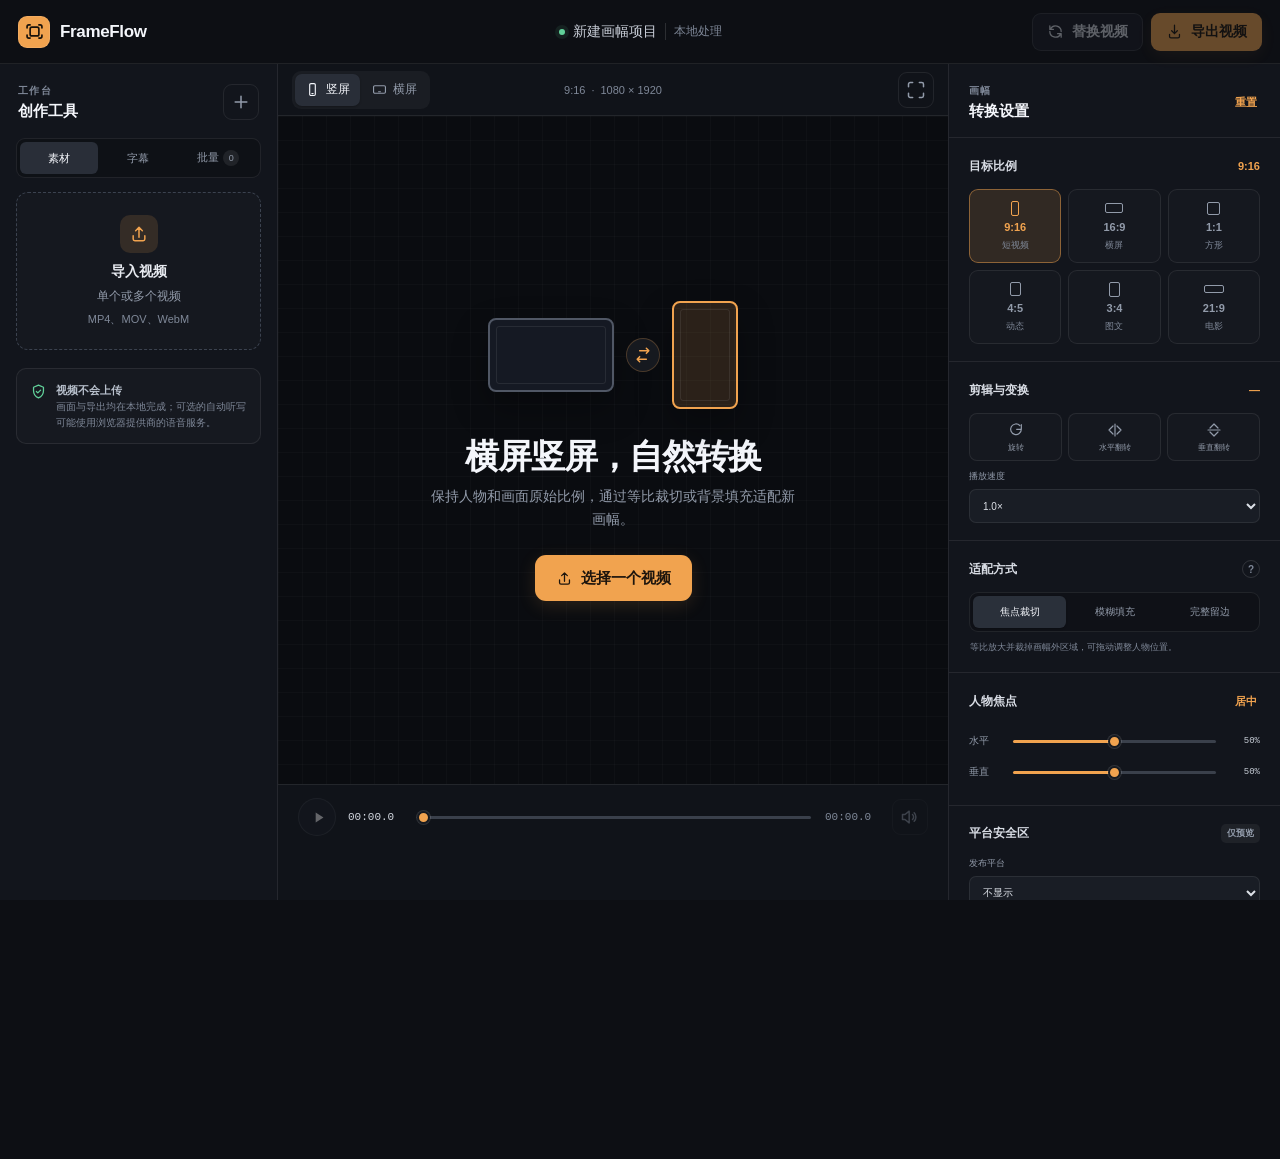
<file: index.html>
<!doctype html>
<html lang="zh-CN">
  <head>
    <meta charset="UTF-8" />
    <meta name="viewport" content="width=device-width, initial-scale=1.0" />
    <meta name="color-scheme" content="dark" />
    <meta name="theme-color" content="#0d0f14" />
    <title>FrameFlow · 横竖屏视频转换</title>
    <link rel="stylesheet" href="styles.css" />
  </head>
  <body>
    <a class="skip-link" href="#stage">跳到视频预览</a>
    <div class="app-shell">
      <header class="topbar">
        <a class="brand" href="#" aria-label="FrameFlow 首页">
          <span class="brand-mark" aria-hidden="true">
            <svg viewBox="0 0 24 24"><path d="M7 4.5H5.5a2 2 0 0 0-2 2V8M17 4.5h1.5a2 2 0 0 1 2 2V8M7 19.5H5.5a2 2 0 0 1-2-2V16M17 19.5h1.5a2 2 0 0 0 2-2V16"/><rect x="7" y="7" width="10" height="10" rx="2"/></svg>
          </span>
          <span>FrameFlow</span>
        </a>

        <div class="topbar-center" aria-label="项目状态">
          <span class="status-dot" aria-hidden="true"></span>
          <span id="projectName">新建画幅项目</span>
          <span class="saved-state">本地处理</span>
        </div>

        <div class="topbar-actions">
          <button class="button ghost" id="replaceBtn" type="button" disabled>
            <svg viewBox="0 0 24 24" aria-hidden="true"><path d="M20 12a8 8 0 0 0-14.9-4M4 4v5h5M4 12a8 8 0 0 0 14.9 4M20 20v-5h-5"/></svg>
            替换视频
          </button>
          <button class="button primary" id="exportBtn" type="button" disabled>
            <svg viewBox="0 0 24 24" aria-hidden="true"><path d="M12 3v12m0 0 4-4m-4 4-4-4M5 16v3a2 2 0 0 0 2 2h10a2 2 0 0 0 2-2v-3"/></svg>
            导出视频
          </button>
        </div>
      </header>

      <main class="workspace">
        <aside class="left-rail" aria-label="创作工具">
          <div class="rail-heading">
            <div>
              <p class="eyebrow">工作台</p>
              <h2>创作工具</h2>
            </div>
            <button class="icon-button" id="addMediaBtn" type="button" aria-label="添加视频">
              <svg viewBox="0 0 24 24" aria-hidden="true"><path d="M12 5v14M5 12h14"/></svg>
            </button>
          </div>

          <div class="tool-tabs" role="tablist" aria-label="创作工具分类">
            <button class="active" id="mediaTab" data-panel="mediaPanel" type="button" role="tab" aria-selected="true">素材</button>
            <button id="subtitleTab" data-panel="subtitlePanel" type="button" role="tab" aria-selected="false">字幕</button>
            <button id="batchTab" data-panel="batchPanel" type="button" role="tab" aria-selected="false">批量<span class="tab-count" id="batchCount">0</span></button>
          </div>

          <section class="tool-panel active" id="mediaPanel" role="tabpanel" aria-labelledby="mediaTab">
            <label class="drop-zone" id="dropZone" for="fileInput">
              <span class="upload-icon" aria-hidden="true">
                <svg viewBox="0 0 24 24"><path d="M12 16V4m0 0L8 8m4-4 4 4M5 14v4a2 2 0 0 0 2 2h10a2 2 0 0 0 2-2v-4"/></svg>
              </span>
              <strong>导入视频</strong>
              <span>单个或多个视频</span>
              <small>MP4、MOV、WebM</small>
            </label>
            <input id="fileInput" type="file" accept="video/*" multiple hidden />

            <div class="media-list" id="mediaList" aria-label="已导入视频"></div>

            <div class="privacy-note">
              <svg viewBox="0 0 24 24" aria-hidden="true"><path d="M12 3 5 6v5c0 4.5 2.8 8.3 7 10 4.2-1.7 7-5.5 7-10V6l-7-3Z"/><path d="m9 12 2 2 4-4"/></svg>
              <p><strong>视频不会上传</strong><br />画面与导出均在本地完成；可选的自动听写可能使用浏览器提供商的语音服务。</p>
            </div>
          </section>

          <section class="tool-panel" id="subtitlePanel" role="tabpanel" aria-labelledby="subtitleTab" hidden>
            <div class="panel-intro">
              <strong>字幕轨道</strong>
              <span>字幕会直接烧录到导出视频中</span>
            </div>
            <div class="subtitle-actions">
              <button class="mini-button accent" id="autoSubtitleBtn" type="button" disabled>
                <svg viewBox="0 0 24 24" aria-hidden="true"><path d="M4 12a8 8 0 0 1 14-5M20 4v5h-5M20 12a8 8 0 0 1-14 5M4 20v-5h5"/><path d="M9 10v4m3-7v10m3-7v4"/></svg>
                自动听写
              </button>
              <label class="mini-button" for="srtInput">
                <svg viewBox="0 0 24 24" aria-hidden="true"><path d="M12 3v12m0 0 4-4m-4 4-4-4M5 19h14"/></svg>
                导入 SRT
              </label>
              <input id="srtInput" type="file" accept=".srt,text/plain" hidden />
              <button class="icon-button small" id="addSubtitleBtn" type="button" aria-label="在播放位置添加字幕" disabled>
                <svg viewBox="0 0 24 24" aria-hidden="true"><path d="M12 5v14M5 12h14"/></svg>
              </button>
            </div>
            <div class="transcribe-tip" id="transcribeTip">自动听写需要允许麦克风，并让视频声音从扬声器播放；音频可能由浏览器的语音服务处理，建议识别后手动校正。</div>

            <div class="subtitle-style-card">
              <div class="compact-field-row">
                <label><span>语言</span><select id="subtitleLanguage"><option value="zh-CN">中文普通话</option><option value="en-US">English</option><option value="ja-JP">日本語</option><option value="ko-KR">한국어</option></select></label>
                <label><span>位置</span><select id="subtitlePosition"><option value="bottom">底部</option><option value="middle">居中</option><option value="top">顶部</option></select></label>
              </div>
              <label class="slider-row subtitle-size-row"><span>字号</span><input id="subtitleSize" type="range" min="28" max="72" value="46" aria-label="字幕字号" /><output id="subtitleSizeOut">46</output></label>
              <div class="compact-color-row">
                <label>文字<input id="subtitleColor" type="color" value="#ffffff" aria-label="字幕文字颜色" /></label>
                <label>底色<input id="subtitleBg" type="color" value="#000000" aria-label="字幕背景颜色" /></label>
                <label class="checkbox-row tiny"><input id="subtitleBackground" type="checkbox" checked /><span class="custom-checkbox"><svg viewBox="0 0 24 24" aria-hidden="true"><path d="m6 12 4 4 8-8"/></svg></span><span>背景</span></label>
              </div>
            </div>

            <div class="empty-list" id="subtitleEmpty">尚无字幕，可自动听写、导入 SRT 或手动添加。</div>
            <div class="subtitle-list" id="subtitleList"></div>
          </section>

          <section class="tool-panel" id="batchPanel" role="tabpanel" aria-labelledby="batchTab" hidden>
            <div class="batch-summary">
              <span class="batch-icon"><svg viewBox="0 0 24 24" aria-hidden="true"><rect x="4" y="4" width="12" height="12" rx="2"/><path d="M8 20h10a2 2 0 0 0 2-2V8"/></svg></span>
              <div><strong id="batchSummaryTitle">还没有批量任务</strong><span>所有视频共用右侧输出设置</span></div>
            </div>
            <div class="batch-queue" id="batchQueue"></div>
            <label class="button ghost full" for="fileInput">
              <svg viewBox="0 0 24 24" aria-hidden="true"><path d="M12 5v14M5 12h14"/></svg>
              添加更多视频
            </label>
            <button class="button primary full" id="batchExportBtn" type="button" disabled>
              <svg viewBox="0 0 24 24" aria-hidden="true"><path d="M12 3v12m0 0 4-4m-4 4-4-4M5 19h14"/></svg>
              批量导出
            </button>
            <p class="batch-helper">视频会逐个实时生成。浏览器可能询问是否允许多个文件下载。</p>
          </section>
        </aside>

        <section class="stage-panel" aria-label="视频预览">
          <div class="stage-toolbar">
            <div class="orientation-switch" role="group" aria-label="快速切换方向">
              <button class="orientation-btn active" data-ratio="9:16" type="button" aria-pressed="true">
                <svg viewBox="0 0 24 24" aria-hidden="true"><rect x="7.5" y="2.5" width="9" height="19" rx="2"/><path d="M11 18.5h2"/></svg>
                竖屏
              </button>
              <button class="orientation-btn" data-ratio="16:9" type="button" aria-pressed="false">
                <svg viewBox="0 0 24 24" aria-hidden="true"><rect x="2.5" y="6" width="19" height="12" rx="2"/><path d="M10.5 15.5h3"/></svg>
                横屏
              </button>
            </div>
            <div class="canvas-meta">
              <span id="canvasRatioLabel">9:16</span>
              <span aria-hidden="true">·</span>
              <span id="canvasSizeLabel">1080 × 1920</span>
            </div>
            <button class="icon-button" id="fitPreviewBtn" type="button" aria-label="适应预览区域" title="适应预览区域">
              <svg viewBox="0 0 24 24" aria-hidden="true"><path d="M8 3H5a2 2 0 0 0-2 2v3m13-5h3a2 2 0 0 1 2 2v3M8 21H5a2 2 0 0 1-2-2v-3m13 5h3a2 2 0 0 0 2-2v-3"/></svg>
            </button>
          </div>

          <div class="stage" id="stage">
            <div class="empty-state" id="emptyState">
              <div class="empty-visual" aria-hidden="true">
                <span class="frame horizontal"></span>
                <span class="swap-arrow">
                  <svg viewBox="0 0 24 24"><path d="M8 7h11m0 0-3-3m3 3-3 3M16 17H5m0 0 3 3m-3-3 3-3"/></svg>
                </span>
                <span class="frame vertical"></span>
              </div>
              <h1>横屏竖屏，自然转换</h1>
              <p>保持人物和画面原始比例，通过等比裁切或背景填充适配新画幅。</p>
              <button class="button primary large" id="emptyUploadBtn" type="button">
                <svg viewBox="0 0 24 24" aria-hidden="true"><path d="M12 16V4m0 0L8 8m4-4 4 4M5 14v4a2 2 0 0 0 2 2h10a2 2 0 0 0 2-2v-4"/></svg>
                选择一个视频
              </button>
            </div>

            <div class="canvas-wrap" id="canvasWrap" hidden>
              <canvas id="previewCanvas" aria-label="转换后的视频预览"></canvas>
              <div class="safe-zone-overlay" id="safeZoneOverlay" aria-hidden="true" hidden>
                <div class="safe-zone-frame" id="safeZoneFrame"><span id="safeZoneLabel">平台安全区</span></div>
              </div>
              <div class="focus-guide" id="focusGuide" aria-hidden="true">
                <span></span>
              </div>
              <div class="drag-hint" id="dragHint">
                <svg viewBox="0 0 24 24" aria-hidden="true"><path d="M12 2v20M2 12h20m-3-3 3 3-3 3M5 9l-3 3 3 3M9 5l3-3 3 3M9 19l3 3 3-3"/></svg>
                拖动画面调整人物位置
              </div>
            </div>
          </div>

          <div class="timeline-panel" id="playerBar">
            <div class="player-bar">
              <button class="play-button" id="playBtn" type="button" aria-label="播放" disabled>
                <svg class="play-icon" viewBox="0 0 24 24" aria-hidden="true"><path d="m8 5 11 7-11 7V5Z"/></svg>
                <svg class="pause-icon" viewBox="0 0 24 24" aria-hidden="true"><path d="M8 5v14M16 5v14"/></svg>
              </button>
              <span class="timecode" id="currentTime">00:00.0</span>
              <input class="timeline" id="timeline" type="range" min="0" max="100" value="0" step="0.01" aria-label="播放进度" disabled />
              <span class="timecode muted" id="totalTime">00:00.0</span>
              <button class="icon-button" id="volumeBtn" type="button" aria-label="静音" disabled>
                <svg class="volume-on" viewBox="0 0 24 24" aria-hidden="true"><path d="M11 5 6 9H3v6h3l5 4V5Zm4 4a4 4 0 0 1 0 6m2-8a7 7 0 0 1 0 10"/></svg>
                <svg class="volume-off" viewBox="0 0 24 24" aria-hidden="true"><path d="M11 5 6 9H3v6h3l5 4V5Zm5 5 5 5m0-5-5 5"/></svg>
              </button>
            </div>
            <div class="clip-editor" id="clipEditor" hidden>
              <div class="clip-track-wrap"><div class="playhead" id="clipPlayhead"></div><div class="clip-track" id="clipTrack" aria-label="保留片段"></div></div>
              <div class="clip-actions">
                <button id="setInBtn" type="button">设为入点</button>
                <button id="splitBtn" type="button"><svg viewBox="0 0 24 24" aria-hidden="true"><path d="M4 6h16M4 18h16M12 6v12"/></svg>分割</button>
                <span id="selectedClipLabel">片段 1</span>
                <button id="deleteClipBtn" type="button"><svg viewBox="0 0 24 24" aria-hidden="true"><path d="M4 7h16m-10 4v5m4-5v5M9 7l1-3h4l1 3m3 0-1 13H7L6 7"/></svg>删除</button>
                <button id="setOutBtn" type="button">设为出点</button>
              </div>
            </div>
          </div>
        </section>

        <aside class="inspector" aria-label="画幅设置">
          <div class="inspector-heading">
            <div>
              <p class="eyebrow">画幅</p>
              <h2>转换设置</h2>
            </div>
            <button class="text-button" id="resetBtn" type="button">重置</button>
          </div>

          <div class="control-section">
            <div class="section-label"><span>目标比例</span><output id="ratioOutput">9:16</output></div>
            <div class="ratio-grid" id="ratioGrid">
              <button class="ratio-card active" data-ratio="9:16" type="button" aria-pressed="true"><span class="ratio-shape r916"></span><strong>9:16</strong><small>短视频</small></button>
              <button class="ratio-card" data-ratio="16:9" type="button" aria-pressed="false"><span class="ratio-shape r169"></span><strong>16:9</strong><small>横屏</small></button>
              <button class="ratio-card" data-ratio="1:1" type="button" aria-pressed="false"><span class="ratio-shape r11"></span><strong>1:1</strong><small>方形</small></button>
              <button class="ratio-card" data-ratio="4:5" type="button" aria-pressed="false"><span class="ratio-shape r45"></span><strong>4:5</strong><small>动态</small></button>
              <button class="ratio-card" data-ratio="3:4" type="button" aria-pressed="false"><span class="ratio-shape r34"></span><strong>3:4</strong><small>图文</small></button>
              <button class="ratio-card" data-ratio="21:9" type="button" aria-pressed="false"><span class="ratio-shape r219"></span><strong>21:9</strong><small>电影</small></button>
            </div>
          </div>

          <div class="control-section" id="transformControls">
            <div class="section-label"><span>剪辑与变换</span><output id="clipDurationOut">—</output></div>
            <div class="transform-grid">
              <button id="rotateBtn" type="button"><svg viewBox="0 0 24 24" aria-hidden="true"><path d="M20 11a8 8 0 1 1-2.3-5.7M20 4v7h-7"/></svg><span>旋转</span></button>
              <button id="flipXBtn" type="button" aria-pressed="false"><svg viewBox="0 0 24 24" aria-hidden="true"><path d="M12 3v18M9 6 3 12l6 6m6-12 6 6-6 6"/></svg><span>水平翻转</span></button>
              <button id="flipYBtn" type="button" aria-pressed="false"><svg viewBox="0 0 24 24" aria-hidden="true"><path d="M3 12h18M6 9l6-6 6 6M6 15l6 6 6-6"/></svg><span>垂直翻转</span></button>
            </div>
            <label class="full-field transform-speed"><span>播放速度</span><select id="speedSelect"><option value="0.5">0.5×</option><option value="0.75">0.75×</option><option value="1" selected>1.0×</option><option value="1.25">1.25×</option><option value="1.5">1.5×</option><option value="2">2.0×</option></select></label>
          </div>

          <div class="control-section">
            <div class="section-label"><span>适配方式</span><button class="help-dot" type="button" aria-label="适配方式说明" title="三种方式都会保持原始比例，不拉伸视频">?</button></div>
            <div class="segmented" id="fitModes" role="radiogroup" aria-label="适配方式">
              <button class="active" data-fit="cover" type="button" role="radio" aria-checked="true">焦点裁切</button>
              <button data-fit="blur" type="button" role="radio" aria-checked="false">模糊填充</button>
              <button data-fit="contain" type="button" role="radio" aria-checked="false">完整留边</button>
            </div>
            <p class="helper" id="fitHelper">等比放大并裁掉画幅外区域，可拖动调整人物位置。</p>
          </div>

          <div class="control-section" id="focusControls">
            <div class="section-label"><span>人物焦点</span><button class="text-button compact" id="centerFocusBtn" type="button">居中</button></div>
            <label class="slider-row">
              <span>水平</span>
              <input id="focusX" type="range" min="0" max="100" value="50" aria-label="水平焦点" />
              <output id="focusXOut">50%</output>
            </label>
            <label class="slider-row">
              <span>垂直</span>
              <input id="focusY" type="range" min="0" max="100" value="50" aria-label="垂直焦点" />
              <output id="focusYOut">50%</output>
            </label>
          </div>

          <div class="control-section" id="backgroundControls" hidden>
            <div class="section-label"><span>背景样式</span></div>
            <label class="slider-row blur-control">
              <span>模糊</span>
              <input id="blurAmount" type="range" min="8" max="60" value="28" aria-label="背景模糊强度" />
              <output id="blurOut">28</output>
            </label>
            <label class="color-row">
              <span>留边颜色</span>
              <span class="color-input-wrap"><input id="backgroundColor" type="color" value="#090b10" aria-label="留边颜色" /><span id="colorValue">#090B10</span></span>
            </label>
          </div>

          <div class="control-section">
            <div class="section-label"><span>平台安全区</span><span class="safe-badge neutral">仅预览</span></div>
            <label class="full-field safe-zone-select"><span>发布平台</span><select id="safeZoneSelect"><option value="none">不显示</option><option value="douyin">抖音 / TikTok</option><option value="xiaohongshu">小红书</option><option value="wechat">微信视频号</option><option value="youtube">YouTube Shorts</option><option value="instagram">Instagram Reels</option></select></label>
            <p class="helper">虚线框内是建议放置人物、字幕和关键信息的区域，不会出现在导出视频中。</p>
          </div>

          <div class="control-section export-settings">
            <div class="section-label"><span>输出</span><span class="safe-badge"><svg viewBox="0 0 24 24" aria-hidden="true"><path d="m7 12 3 3 7-7"/></svg>不拉伸</span></div>
            <div class="field-grid">
              <label><span>清晰度</span><select id="resolutionSelect"><option value="720">720p</option><option value="1080" selected>1080p</option><option value="2160">4K</option></select></label>
              <label><span>帧率</span><select id="fpsSelect"><option value="24">24 fps</option><option value="30" selected>30 fps</option><option value="60">60 fps</option></select></label>
            </div>
            <label class="full-field"><span>导出格式</span><select id="formatSelect" aria-label="导出格式"></select></label>
            <label class="checkbox-row"><input id="includeAudio" type="checkbox" checked /><span class="custom-checkbox"><svg viewBox="0 0 24 24" aria-hidden="true"><path d="m6 12 4 4 8-8"/></svg></span><span>保留原视频声音</span></label>
          </div>
        </aside>
      </main>
    </div>

    <video id="sourceVideo" playsinline preload="metadata" hidden></video>

    <div class="export-toast" id="exportToast" role="status" aria-live="polite" hidden>
      <div class="export-spinner" aria-hidden="true"></div>
      <div class="export-copy">
        <div><strong id="exportTitle">正在生成视频</strong><span id="exportPercent">0%</span></div>
        <div class="progress-track"><span id="exportProgress"></span></div>
        <p id="exportDetail">视频将在本地实时生成，请保持此页面打开。</p>
      </div>
      <button class="icon-button" id="cancelExportBtn" type="button" aria-label="取消导出">
        <svg viewBox="0 0 24 24" aria-hidden="true"><path d="m6 6 12 12M18 6 6 18"/></svg>
      </button>
    </div>

    <div class="notice" id="notice" role="alert" hidden></div>
    <script src="app.js"></script>
  </body>
</html>
</file>
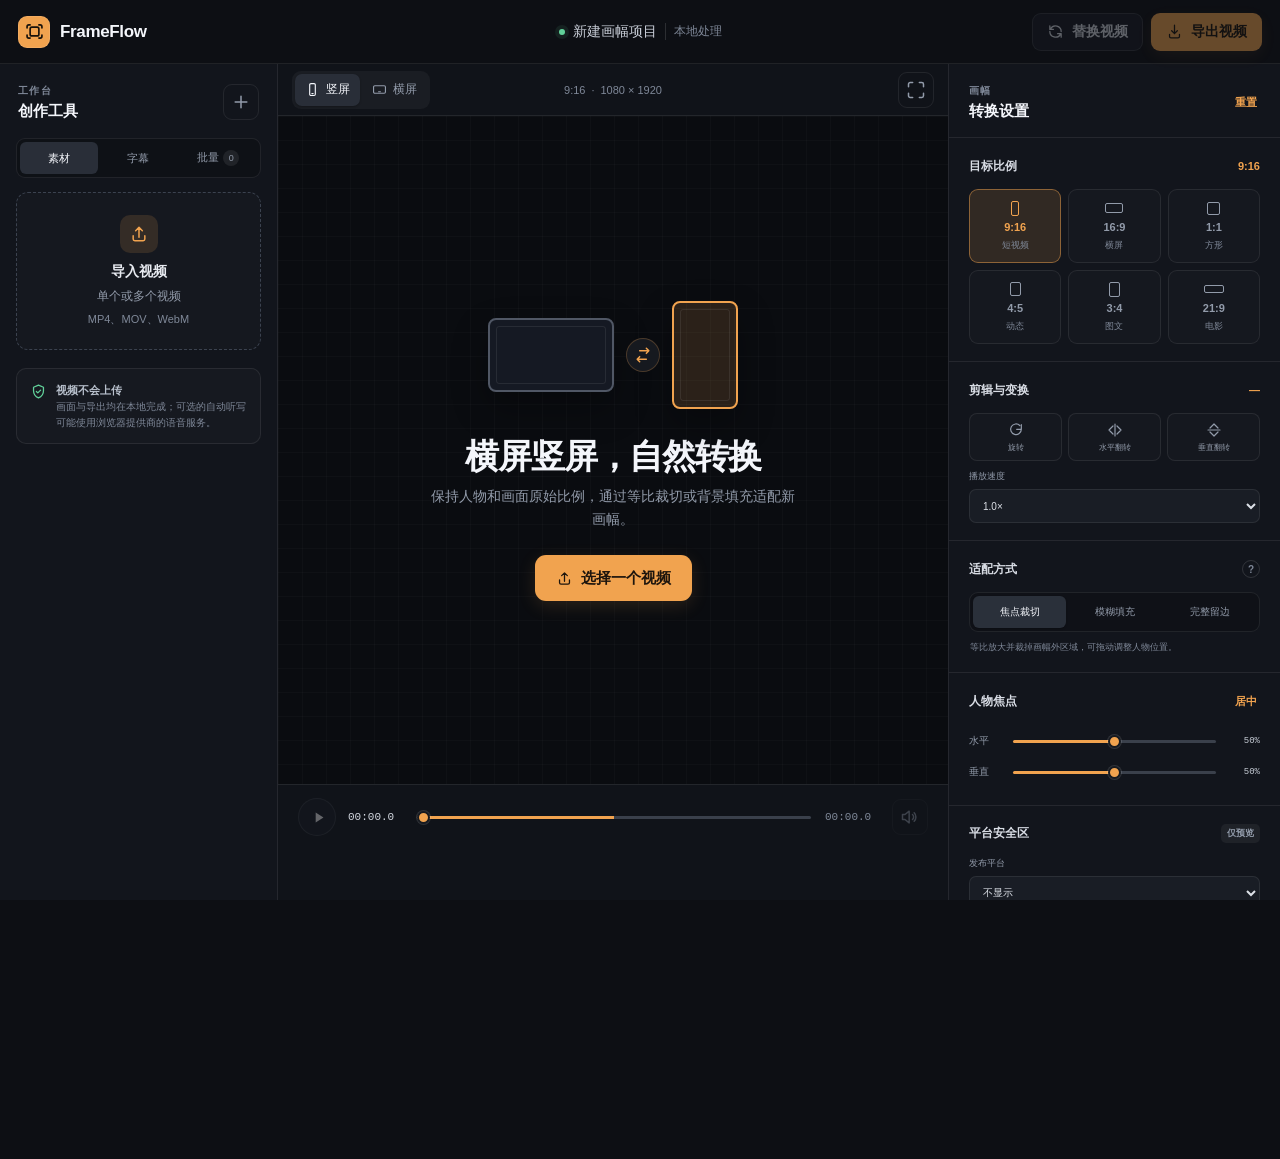
<file: frameflow.html>
<!doctype html>
<html lang="zh-CN">
  <head>
    <meta charset="UTF-8" />
    <meta name="viewport" content="width=device-width, initial-scale=1.0" />
    <meta name="color-scheme" content="dark" />
    <meta name="theme-color" content="#0d0f14" />
    <title>FrameFlow · 横竖屏视频转换</title>
    <style>
:root {
  --bg: #0d0f14;
  --panel: #12151c;
  --panel-2: #171b24;
  --panel-3: #1d222c;
  --line: rgba(255, 255, 255, 0.08);
  --line-strong: rgba(255, 255, 255, 0.13);
  --text: #f4f6fb;
  --muted: #929baa;
  --faint: #7f8898;
  --accent: #f1a34f;
  --accent-strong: #ffb661;
  --accent-soft: rgba(241, 163, 79, 0.14);
  --green: #61d19a;
  --danger: #ff6b6b;
  --radius-sm: 8px;
  --radius: 12px;
  --radius-lg: 18px;
  --shadow: 0 18px 56px rgba(0, 0, 0, 0.34);
  font-family: Inter, ui-sans-serif, -apple-system, BlinkMacSystemFont, "Segoe UI", "PingFang SC", "Microsoft YaHei", sans-serif;
}

* { box-sizing: border-box; }

html, body { min-height: 100%; }

body {
  margin: 0;
  overflow: hidden;
  background: var(--bg);
  color: var(--text);
  font-size: 14px;
  -webkit-font-smoothing: antialiased;
}

button, input, select { font: inherit; }
button, label, select, input[type="range"], input[type="color"] { cursor: pointer; }
button { color: inherit; }
svg { width: 20px; height: 20px; fill: none; stroke: currentColor; stroke-width: 1.8; stroke-linecap: round; stroke-linejoin: round; }

:focus-visible {
  outline: 2px solid var(--accent-strong);
  outline-offset: 2px;
}

[hidden] { display: none !important; }

.skip-link { position: fixed; left: 16px; top: -60px; z-index: 100; padding: 10px 14px; border-radius: 8px; background: var(--accent); color: #1d150d; font-weight: 700; text-decoration: none; transition: top .16s ease; }
.skip-link:focus { top: 12px; }

.app-shell { height: 100vh; min-height: 640px; display: flex; flex-direction: column; }

.topbar {
  height: 64px;
  flex: 0 0 64px;
  display: grid;
  grid-template-columns: 280px 1fr 280px;
  align-items: center;
  padding: 0 18px;
  border-bottom: 1px solid var(--line);
  background: rgba(13, 15, 20, 0.96);
  position: relative;
  z-index: 10;
}

.brand { display: inline-flex; align-items: center; gap: 10px; width: fit-content; color: var(--text); text-decoration: none; font-weight: 720; font-size: 17px; letter-spacing: -0.02em; }
.brand-mark { width: 32px; height: 32px; display: grid; place-items: center; border-radius: 9px; color: #17120c; background: var(--accent); box-shadow: 0 0 0 1px rgba(255,255,255,.1) inset; }
.brand-mark svg { width: 21px; height: 21px; stroke-width: 1.9; }

.topbar-center { justify-self: center; display: flex; align-items: center; gap: 8px; color: #c9ced8; font-weight: 520; }
.status-dot { width: 6px; height: 6px; border-radius: 50%; background: var(--green); box-shadow: 0 0 0 4px rgba(97,209,154,.09); }
.saved-state { color: var(--faint); font-size: 12px; padding-left: 8px; border-left: 1px solid var(--line-strong); }
.topbar-actions { justify-self: end; display: flex; gap: 8px; }

.button { min-height: 38px; padding: 0 14px; border: 1px solid transparent; border-radius: 9px; display: inline-flex; align-items: center; justify-content: center; gap: 8px; font-weight: 650; transition: background .18s ease, border-color .18s ease, color .18s ease, transform .18s ease; }
.button svg { width: 17px; height: 17px; }
.button:hover:not(:disabled) { transform: translateY(-1px); }
.button:active:not(:disabled) { transform: translateY(0); }
.button:disabled { opacity: .4; cursor: not-allowed; }
.button.ghost { background: var(--panel-2); border-color: var(--line-strong); color: #d8dce4; }
.button.ghost:hover:not(:disabled) { background: var(--panel-3); }
.button.primary { background: var(--accent); color: #1d150d; box-shadow: 0 5px 18px rgba(241,163,79,.14); }
.button.primary:hover:not(:disabled) { background: var(--accent-strong); box-shadow: 0 7px 22px rgba(241,163,79,.2); }
.button.large { min-height: 46px; padding: 0 20px; border-radius: 11px; font-size: 15px; }

.workspace { min-height: 0; flex: 1; display: grid; grid-template-columns: 278px minmax(420px, 1fr) 332px; }
.left-rail, .inspector { min-width: 0; background: var(--panel); overflow-y: auto; scrollbar-width: thin; scrollbar-color: #343a47 transparent; }
.left-rail { border-right: 1px solid var(--line); padding: 20px 16px; }
.inspector { border-left: 1px solid var(--line); }

.rail-heading, .inspector-heading { display: flex; align-items: center; justify-content: space-between; }
.rail-heading { margin: 0 2px 18px; }
.inspector-heading { padding: 20px 20px 17px; border-bottom: 1px solid var(--line); }
.eyebrow { margin: 0 0 4px; color: var(--faint); font-size: 10px; font-weight: 750; letter-spacing: .14em; text-transform: uppercase; }
h2 { margin: 0; font-size: 15px; line-height: 1.2; }

.icon-button { width: 36px; height: 36px; padding: 0; display: inline-grid; place-items: center; border: 1px solid var(--line); border-radius: 9px; background: transparent; color: var(--muted); transition: color .18s ease, background .18s ease, border-color .18s ease; }
.icon-button:hover:not(:disabled) { color: var(--text); border-color: var(--line-strong); background: rgba(255,255,255,.04); }
.icon-button:disabled { opacity: .35; cursor: not-allowed; }

.drop-zone { min-height: 154px; padding: 22px 14px; display: flex; flex-direction: column; align-items: center; justify-content: center; gap: 7px; text-align: center; border: 1px dashed #3b424f; border-radius: var(--radius); background: rgba(255,255,255,.015); color: var(--muted); transition: border-color .2s ease, background .2s ease, transform .2s ease; }
.drop-zone:hover, .drop-zone.dragover { border-color: var(--accent); background: var(--accent-soft); }
.drop-zone.dragover { transform: scale(1.01); }
.drop-zone strong { color: #e8ebf1; }
.drop-zone > span:not(.upload-icon) { font-size: 12px; }
.drop-zone small { color: var(--faint); font-size: 11px; }
.upload-icon { width: 38px; height: 38px; margin-bottom: 3px; display: grid; place-items: center; color: var(--accent); border-radius: 10px; background: var(--accent-soft); }

.media-card { margin-top: 14px; padding: 8px; display: grid; grid-template-columns: 58px minmax(0,1fr) 22px; align-items: center; gap: 10px; border: 1px solid rgba(241,163,79,.35); border-radius: 10px; background: var(--accent-soft); }
.media-thumb { width: 58px; height: 42px; overflow: hidden; position: relative; border-radius: 6px; background: #07080b; }
.media-thumb canvas { width: 100%; height: 100%; object-fit: cover; }
.media-duration { position: absolute; right: 3px; bottom: 3px; padding: 1px 3px; color: white; background: rgba(0,0,0,.7); border-radius: 3px; font-size: 8px; }
.media-copy { min-width: 0; display: flex; flex-direction: column; gap: 5px; }
.media-copy strong { overflow: hidden; text-overflow: ellipsis; white-space: nowrap; font-size: 12px; }
.media-copy span { color: var(--muted); font-size: 10px; }
.media-check { width: 20px; height: 20px; display: grid; place-items: center; border-radius: 50%; background: var(--accent); color: #1c140b; }
.media-check svg { width: 13px; height: 13px; stroke-width: 2.5; }

.privacy-note { margin-top: 18px; padding: 13px; display: flex; align-items: flex-start; gap: 9px; border: 1px solid var(--line); border-radius: 10px; background: rgba(255,255,255,.018); }
.privacy-note svg { width: 17px; height: 17px; flex: 0 0 auto; margin-top: 1px; color: var(--green); }
.privacy-note p { margin: 0; color: var(--faint); font-size: 10px; line-height: 1.55; }
.privacy-note strong { color: #b8c0cc; font-size: 11px; font-weight: 650; }

.tool-tabs { margin: 0 0 14px; padding: 3px; display: grid; grid-template-columns: repeat(3, 1fr); gap: 2px; border: 1px solid var(--line); border-radius: 9px; background: rgba(0,0,0,.18); }
.tool-tabs button { min-height: 32px; padding: 0 6px; border: 0; border-radius: 6px; background: transparent; color: var(--muted); font-size: 11px; transition: background .18s ease, color .18s ease; }
.tool-tabs button:hover { color: var(--text); }
.tool-tabs button.active { color: var(--text); background: #292e38; }
.tab-count { min-width: 16px; height: 16px; margin-left: 4px; padding: 0 4px; display: inline-grid; place-items: center; border-radius: 8px; background: rgba(255,255,255,.08); color: var(--muted); font-size: 9px; }
.tool-tabs button.active .tab-count { background: var(--accent-soft); color: var(--accent); }
.tool-panel { animation: panel-in .18s ease both; }
.tool-panel:not(.active) { display: none; }
.panel-intro { margin-bottom: 12px; display: flex; flex-direction: column; gap: 4px; }
.panel-intro strong { font-size: 12px; }
.panel-intro span { color: var(--muted); font-size: 10px; line-height: 1.4; }
.media-list { display: flex; flex-direction: column; gap: 8px; }
button.media-card { width: 100%; margin-top: 0; color: var(--text); text-align: left; }
button.media-card:not(.active) { border-color: var(--line); background: rgba(255,255,255,.018); }
button.media-card .media-status { color: var(--faint); }
button.media-card.done .media-status { color: var(--green); }

.subtitle-actions { display: grid; grid-template-columns: 1fr 1fr 32px; gap: 6px; }
.mini-button { min-height: 34px; padding: 0 8px; display: inline-flex; align-items: center; justify-content: center; gap: 5px; border: 1px solid var(--line); border-radius: 7px; background: #191d25; color: #ccd1da; font-size: 10px; font-weight: 620; transition: border-color .18s ease, background .18s ease, color .18s ease; }
.mini-button:hover:not(:disabled) { background: #222731; border-color: var(--line-strong); color: white; }
.mini-button.accent { border-color: rgba(241,163,79,.35); background: var(--accent-soft); color: var(--accent); }
.mini-button.recording { border-color: rgba(255,107,107,.5); background: rgba(255,107,107,.12); color: #ff9a9a; }
.mini-button:disabled { opacity: .4; cursor: not-allowed; }
.icon-button.small { width: 32px; height: 34px; }
.transcribe-tip { margin: 8px 0 12px; padding: 8px 9px; border-radius: 7px; background: rgba(255,255,255,.025); color: var(--faint); font-size: 9px; line-height: 1.45; }
.subtitle-style-card { margin-bottom: 12px; padding: 10px; border: 1px solid var(--line); border-radius: 9px; background: rgba(255,255,255,.016); }
.compact-field-row { display: grid; grid-template-columns: 1.25fr .75fr; gap: 7px; }
.compact-field-row label { display: flex; flex-direction: column; gap: 5px; color: var(--muted); font-size: 9px; }
.compact-field-row select { height: 31px; }
.subtitle-size-row { margin-top: 6px; }
.compact-color-row { margin-top: 6px; display: flex; align-items: center; gap: 10px; }
.compact-color-row > label:not(.checkbox-row) { display: inline-flex; align-items: center; gap: 5px; color: var(--muted); font-size: 9px; }
.compact-color-row input[type="color"] { width: 25px; height: 25px; border: 1px solid var(--line); }
.checkbox-row.tiny { margin: 0 0 0 auto; }
.empty-list { padding: 20px 10px; border: 1px dashed var(--line-strong); border-radius: 9px; color: var(--faint); font-size: 10px; line-height: 1.55; text-align: center; }
.subtitle-list { display: flex; flex-direction: column; gap: 7px; }
.subtitle-item { padding: 8px; border: 1px solid var(--line); border-radius: 8px; background: rgba(255,255,255,.018); }
.subtitle-item.active { border-color: rgba(241,163,79,.42); background: var(--accent-soft); }
.subtitle-item-top { margin-bottom: 6px; display: flex; align-items: center; gap: 5px; }
.subtitle-item-top input { width: 58px; height: 26px; padding: 0 5px; border: 1px solid var(--line); border-radius: 5px; background: #11141a; color: #cfd4dc; font: 500 9px/1 ui-monospace, monospace; }
.subtitle-item-top span { color: var(--faint); font-size: 9px; }
.subtitle-item-top button { width: 26px; height: 26px; margin-left: auto; padding: 0; display: grid; place-items: center; border: 0; border-radius: 5px; background: transparent; color: var(--faint); }
.subtitle-item-top button:hover { background: rgba(255,107,107,.1); color: var(--danger); }
.subtitle-item-top svg { width: 14px; height: 14px; }
.subtitle-item textarea { width: 100%; min-height: 48px; resize: vertical; padding: 7px; border: 1px solid var(--line); border-radius: 6px; background: rgba(0,0,0,.18); color: var(--text); font-size: 10px; line-height: 1.45; }

.batch-summary { margin-bottom: 12px; padding: 11px; display: flex; align-items: center; gap: 9px; border: 1px solid var(--line); border-radius: 9px; background: rgba(255,255,255,.018); }
.batch-icon { width: 32px; height: 32px; flex: 0 0 auto; display: grid; place-items: center; border-radius: 8px; background: var(--accent-soft); color: var(--accent); }
.batch-icon svg { width: 17px; height: 17px; }
.batch-summary > div { display: flex; flex-direction: column; gap: 4px; }
.batch-summary strong { font-size: 11px; }
.batch-summary span { color: var(--faint); font-size: 9px; }
.batch-queue { margin-bottom: 10px; display: flex; flex-direction: column; gap: 5px; }
.batch-item { min-height: 38px; padding: 5px 8px; display: grid; grid-template-columns: 18px minmax(0,1fr) auto; align-items: center; gap: 6px; border: 1px solid var(--line); border-radius: 7px; background: rgba(255,255,255,.015); color: var(--muted); text-align: left; }
.batch-item.active { border-color: rgba(241,163,79,.4); color: var(--text); }
.batch-item-index { width: 18px; height: 18px; display: grid; place-items: center; border-radius: 50%; background: rgba(255,255,255,.06); color: var(--faint); font-size: 8px; }
.batch-item-name { overflow: hidden; text-overflow: ellipsis; white-space: nowrap; font-size: 10px; }
.batch-item-status { color: var(--faint); font-size: 8px; }
.batch-item.done .batch-item-status { color: var(--green); }
.button.full { width: 100%; margin-top: 7px; }
.batch-helper { margin: 10px 3px 0; color: var(--faint); font-size: 9px; line-height: 1.5; text-align: center; }

.stage-panel { min-width: 0; min-height: 0; display: flex; flex-direction: column; background: #090b0f; }
.stage-toolbar { height: 52px; flex: 0 0 52px; padding: 0 14px; display: grid; grid-template-columns: 1fr auto 1fr; align-items: center; border-bottom: 1px solid var(--line); background: #101319; }
.stage-toolbar > .icon-button { justify-self: end; }
.orientation-switch { justify-self: start; padding: 3px; display: flex; gap: 2px; border-radius: 9px; background: rgba(255,255,255,.045); }
.orientation-btn { min-height: 32px; padding: 0 10px; display: inline-flex; align-items: center; gap: 6px; border: 0; border-radius: 7px; background: transparent; color: var(--muted); font-size: 12px; transition: color .18s ease, background .18s ease; }
.orientation-btn svg { width: 15px; height: 15px; }
.orientation-btn.active { color: var(--text); background: #292e38; box-shadow: 0 1px 2px rgba(0,0,0,.25); }
.canvas-meta { color: var(--faint); font-size: 11px; display: flex; gap: 6px; }

.stage { min-height: 0; flex: 1; padding: 28px; display: grid; place-items: center; position: relative; overflow: hidden; background-color: #0a0c10; background-image: linear-gradient(rgba(255,255,255,.018) 1px, transparent 1px), linear-gradient(90deg, rgba(255,255,255,.018) 1px, transparent 1px); background-size: 24px 24px; }
.empty-state { max-width: 440px; text-align: center; padding: 32px; }
.empty-state h1 { margin: 26px 0 10px; font-size: clamp(24px, 3vw, 34px); line-height: 1.12; letter-spacing: -.035em; }
.empty-state p { margin: 0 auto 24px; max-width: 420px; color: var(--muted); line-height: 1.65; }
.empty-visual { height: 112px; display: flex; align-items: center; justify-content: center; gap: 12px; position: relative; }
.frame { display: block; border: 2px solid #505765; border-radius: 8px; position: relative; box-shadow: 0 16px 36px rgba(0,0,0,.28); }
.frame::after { content: ""; position: absolute; inset: 6px; border: 1px solid rgba(255,255,255,.08); border-radius: 3px; }
.frame.horizontal { width: 126px; height: 74px; background: #151923; }
.frame.vertical { width: 66px; height: 108px; border-color: var(--accent); background: var(--accent-soft); }
.swap-arrow { width: 34px; height: 34px; display: grid; place-items: center; color: var(--accent); border: 1px solid rgba(241,163,79,.24); border-radius: 50%; background: #16191f; position: relative; z-index: 2; }

.canvas-wrap { max-width: 100%; max-height: 100%; position: relative; border-radius: 3px; box-shadow: 0 24px 80px rgba(0,0,0,.56), 0 0 0 1px rgba(255,255,255,.08); touch-action: none; user-select: none; }
.canvas-wrap.dragging { cursor: grabbing; }
#previewCanvas { display: block; width: 100%; height: 100%; background: #000; border-radius: 3px; }
.focus-guide { width: 46px; height: 46px; position: absolute; left: 50%; top: 50%; transform: translate(-50%,-50%); border: 1px solid rgba(255,255,255,.8); border-radius: 50%; pointer-events: none; opacity: 0; transition: opacity .2s ease; filter: drop-shadow(0 1px 3px rgba(0,0,0,.7)); }
.focus-guide::before, .focus-guide::after, .focus-guide span::before, .focus-guide span::after { content: ""; position: absolute; background: white; }
.focus-guide::before { width: 8px; height: 1px; top: 50%; left: -4px; }
.focus-guide::after { width: 8px; height: 1px; top: 50%; right: -4px; }
.focus-guide span::before { width: 1px; height: 8px; left: 50%; top: -4px; }
.focus-guide span::after { width: 1px; height: 8px; left: 50%; bottom: -4px; }
.canvas-wrap:hover .focus-guide, .canvas-wrap.dragging .focus-guide { opacity: .8; }
.drag-hint { min-height: 32px; padding: 0 10px; display: flex; align-items: center; gap: 6px; position: absolute; bottom: 12px; left: 50%; transform: translateX(-50%); border-radius: 8px; background: rgba(8,10,14,.8); backdrop-filter: blur(8px); color: #d6dae2; font-size: 10px; white-space: nowrap; pointer-events: none; transition: opacity .35s ease; }
.drag-hint svg { width: 13px; height: 13px; }
.drag-hint.fade { opacity: 0; }

.safe-zone-overlay { position: absolute; inset: 0; overflow: hidden; border-radius: 3px; pointer-events: none; }
.safe-zone-frame { position: absolute; border: 1px dashed rgba(255,255,255,.82); border-radius: 4px; box-shadow: 0 0 0 9999px rgba(255,91,91,.1), 0 0 8px rgba(0,0,0,.5) inset; transition: inset .22s ease; }
.safe-zone-frame::before, .safe-zone-frame::after { content: ""; position: absolute; background: rgba(255,255,255,.48); }
.safe-zone-frame::before { left: 50%; top: 0; bottom: 0; width: 1px; opacity: .25; }
.safe-zone-frame::after { top: 50%; left: 0; right: 0; height: 1px; opacity: .25; }
.safe-zone-frame span { position: absolute; top: 6px; left: 7px; padding: 3px 5px; border-radius: 4px; background: rgba(8,10,14,.72); color: white; font-size: 8px; white-space: nowrap; }

.player-bar { height: 64px; flex: 0 0 64px; padding: 0 20px; display: flex; align-items: center; gap: 12px; border-top: 1px solid var(--line); background: #101319; }
.timeline-panel { flex: 0 0 116px; min-height: 116px; border-top: 1px solid var(--line); background: #101319; }
.timeline-panel .player-bar { border-top: 0; }
.clip-editor { height: 52px; padding: 0 20px 8px; display: grid; grid-template-columns: minmax(140px,1fr) auto; align-items: center; gap: 12px; }
.clip-track-wrap { height: 24px; position: relative; border-radius: 5px; background: #090b0f; overflow: hidden; box-shadow: 0 0 0 1px var(--line) inset; }
.clip-track { position: absolute; inset: 3px; }
.clip-segment { min-width: 3px; height: 18px; padding: 0; position: absolute; top: 0; border: 1px solid rgba(241,163,79,.34); border-radius: 3px; background: rgba(241,163,79,.25); transition: background .16s ease, border-color .16s ease; }
.clip-segment:hover { background: rgba(241,163,79,.38); }
.clip-segment.active { border-color: var(--accent); background: rgba(241,163,79,.56); }
.playhead { width: 1px; top: 0; bottom: 0; left: 0; position: absolute; z-index: 3; background: white; pointer-events: none; transform: translateX(3px); }
.playhead::before { content: ""; width: 7px; height: 5px; position: absolute; left: -3px; top: 0; border-radius: 1px; background: white; }
.clip-actions { display: flex; align-items: center; gap: 4px; }
.clip-actions button { min-height: 28px; padding: 0 7px; display: inline-flex; align-items: center; gap: 4px; border: 1px solid var(--line); border-radius: 6px; background: #191d25; color: var(--muted); font-size: 9px; }
.clip-actions button:hover { color: white; border-color: var(--line-strong); }
.clip-actions svg { width: 12px; height: 12px; }
.clip-actions span { min-width: 52px; color: var(--faint); font-size: 9px; text-align: center; }
.play-button { width: 38px; height: 38px; flex: 0 0 38px; padding: 0; display: grid; place-items: center; border: 1px solid var(--line-strong); border-radius: 50%; background: var(--panel-2); color: white; }
.play-button:hover:not(:disabled) { background: var(--panel-3); border-color: rgba(241,163,79,.42); color: var(--accent); }
.play-button:disabled { opacity: .35; cursor: not-allowed; }
.play-button svg { grid-area: 1 / 1; width: 17px; height: 17px; }
.play-button .play-icon { margin-left: 2px; fill: currentColor; stroke-width: 0; }
.play-button .pause-icon { display: none; }
.play-button.playing .play-icon { display: none; }
.play-button.playing .pause-icon { display: block; }
.timecode { min-width: 55px; color: #d2d7df; font: 500 11px/1 ui-monospace, SFMono-Regular, Menlo, monospace; }
.timecode.muted { color: var(--faint); }

input[type="range"] { appearance: none; height: 18px; background: transparent; }
input[type="range"]::-webkit-slider-runnable-track { height: 3px; border-radius: 3px; background: linear-gradient(to right, var(--accent) 0 var(--value, 50%), #3a404b var(--value, 50%) 100%); }
input[type="range"]::-webkit-slider-thumb { appearance: none; width: 13px; height: 13px; margin-top: -5px; border: 2px solid #171a20; border-radius: 50%; background: var(--accent); box-shadow: 0 0 0 1px rgba(255,255,255,.13); }
input[type="range"]::-moz-range-track { height: 3px; border-radius: 3px; background: #3a404b; }
input[type="range"]::-moz-range-progress { height: 3px; border-radius: 3px; background: var(--accent); }
input[type="range"]::-moz-range-thumb { width: 11px; height: 11px; border: 2px solid #171a20; border-radius: 50%; background: var(--accent); }
.timeline { min-width: 70px; flex: 1; }
.volume-off { display: none; }
.muted-audio .volume-on { display: none; }
.muted-audio .volume-off { display: block; }

.text-button { min-height: 30px; padding: 0 3px; border: 0; background: transparent; color: var(--accent); font-size: 11px; font-weight: 650; }
.text-button:hover { color: var(--accent-strong); }
.text-button.compact { min-height: 24px; }
.control-section { padding: 17px 20px; border-bottom: 1px solid var(--line); }
.section-label { min-height: 22px; margin-bottom: 12px; display: flex; align-items: center; justify-content: space-between; color: #d8dce4; font-size: 12px; font-weight: 650; }
.section-label output { color: var(--accent); font-size: 11px; font-weight: 700; }
.help-dot { width: 18px; height: 18px; padding: 0; border: 1px solid var(--line-strong); border-radius: 50%; background: transparent; color: var(--faint); font-size: 10px; }

.ratio-grid { display: grid; grid-template-columns: repeat(3, 1fr); gap: 7px; }
.ratio-card { min-width: 0; min-height: 74px; padding: 8px 4px 7px; display: grid; grid-template-rows: 20px auto auto; justify-items: center; gap: 3px; border: 1px solid var(--line); border-radius: 9px; background: rgba(255,255,255,.015); color: var(--muted); transition: color .18s ease, background .18s ease, border-color .18s ease; }
.ratio-card:hover { color: #daddE5; border-color: var(--line-strong); background: rgba(255,255,255,.03); }
.ratio-card.active { color: var(--accent); border-color: rgba(241,163,79,.48); background: var(--accent-soft); }
.ratio-card strong { font-size: 11px; }
.ratio-card small { color: var(--faint); font-size: 9px; }
.ratio-shape { align-self: center; display: block; border: 1.5px solid currentColor; border-radius: 2px; }
.r916 { width: 8px; height: 15px; }.r169 { width: 18px; height: 10px; }.r11 { width: 13px; height: 13px; }.r45 { width: 11px; height: 14px; }.r34 { width: 11px; height: 15px; }.r219 { width: 20px; height: 8px; }

.segmented { padding: 3px; display: grid; grid-template-columns: repeat(3, 1fr); gap: 2px; border: 1px solid var(--line); border-radius: 9px; background: rgba(0,0,0,.16); }
.segmented button { min-height: 32px; padding: 0 5px; border: 0; border-radius: 6px; background: transparent; color: var(--muted); font-size: 10px; transition: color .18s ease, background .18s ease; }
.segmented button:hover { color: var(--text); }
.segmented button.active { color: var(--text); background: #2a303a; box-shadow: 0 1px 2px rgba(0,0,0,.22); }
.helper { margin: 9px 1px 0; color: var(--faint); font-size: 9px; line-height: 1.5; }

.slider-row { min-height: 31px; display: grid; grid-template-columns: 34px minmax(70px,1fr) 34px; align-items: center; gap: 8px; color: var(--muted); font-size: 10px; }
.slider-row output { text-align: right; color: #c6ccd5; font: 500 9px/1 ui-monospace, SFMono-Regular, Menlo, monospace; }
.color-row { min-height: 36px; display: flex; align-items: center; justify-content: space-between; color: var(--muted); font-size: 10px; }
.color-input-wrap { min-height: 29px; padding: 3px 8px 3px 4px; display: inline-flex; align-items: center; gap: 7px; border: 1px solid var(--line); border-radius: 7px; color: #cbd0d8; font: 500 9px/1 ui-monospace, SFMono-Regular, Menlo, monospace; }
input[type="color"] { width: 22px; height: 22px; padding: 0; border: 0; border-radius: 5px; overflow: hidden; background: transparent; }
input[type="color"]::-webkit-color-swatch-wrapper { padding: 0; }
input[type="color"]::-webkit-color-swatch { border: 0; border-radius: 4px; }

.safe-badge { padding: 3px 6px; display: inline-flex; align-items: center; gap: 3px; border-radius: 5px; background: rgba(97,209,154,.1); color: var(--green); font-size: 9px; font-weight: 650; }
.safe-badge svg { width: 11px; height: 11px; stroke-width: 2.4; }
.field-grid { display: grid; grid-template-columns: 1fr 1fr; gap: 8px; }
.field-grid label, .full-field { display: flex; flex-direction: column; gap: 6px; color: var(--muted); font-size: 9px; }
.full-field { margin-top: 10px; }
select { width: 100%; height: 34px; padding: 0 28px 0 9px; border: 1px solid var(--line); border-radius: 7px; background: #191d25; color: #dce0e7; font-size: 10px; }
.checkbox-row { margin-top: 13px; display: flex; align-items: center; gap: 8px; color: var(--muted); font-size: 10px; }
.checkbox-row input { position: absolute; opacity: 0; pointer-events: none; }
.custom-checkbox { width: 17px; height: 17px; display: grid; place-items: center; border: 1px solid var(--line-strong); border-radius: 4px; background: #171a21; color: #16110b; }
.custom-checkbox svg { width: 12px; height: 12px; opacity: 0; stroke-width: 2.7; }
.checkbox-row input:checked + .custom-checkbox { border-color: var(--accent); background: var(--accent); }
.checkbox-row input:checked + .custom-checkbox svg { opacity: 1; }
.checkbox-row input:focus-visible + .custom-checkbox { outline: 2px solid var(--accent-strong); outline-offset: 2px; }

.transform-grid { display: grid; grid-template-columns: repeat(3, 1fr); gap: 6px; }
.transform-grid button { min-height: 48px; padding: 5px 3px; display: flex; flex-direction: column; align-items: center; justify-content: center; gap: 4px; border: 1px solid var(--line); border-radius: 8px; background: rgba(255,255,255,.015); color: var(--muted); font-size: 8px; transition: color .18s ease, border-color .18s ease, background .18s ease; }
.transform-grid button:hover { color: white; border-color: var(--line-strong); }
.transform-grid button.active { color: var(--accent); border-color: rgba(241,163,79,.45); background: var(--accent-soft); }
.transform-grid svg { width: 16px; height: 16px; }
.transform-speed { margin-top: 9px; }
.safe-badge.neutral { background: rgba(255,255,255,.055); color: var(--muted); }
.safe-zone-select { margin-top: 0; }

.export-toast { width: min(430px, calc(100vw - 32px)); min-height: 94px; padding: 16px; display: grid; grid-template-columns: 28px minmax(0,1fr) 36px; align-items: start; gap: 12px; position: fixed; right: 22px; bottom: 20px; z-index: 40; border: 1px solid var(--line-strong); border-radius: 13px; background: rgba(25,29,37,.96); box-shadow: var(--shadow); backdrop-filter: blur(18px); }
.export-spinner { width: 24px; height: 24px; margin-top: 1px; border: 2px solid rgba(241,163,79,.2); border-top-color: var(--accent); border-radius: 50%; animation: spin .85s linear infinite; }
.export-copy > div:first-child { display: flex; justify-content: space-between; font-size: 12px; }
.export-copy > div:first-child span { color: var(--accent); font: 600 11px/1 ui-monospace, SFMono-Regular, Menlo, monospace; }
.export-copy p { margin: 8px 0 0; color: var(--muted); font-size: 9px; }
.progress-track { height: 4px; margin-top: 10px; overflow: hidden; border-radius: 5px; background: #353b46; }
.progress-track span { display: block; height: 100%; width: 0; border-radius: inherit; background: var(--accent); transition: width .2s linear; }

.notice { max-width: min(460px, calc(100vw - 32px)); padding: 12px 15px; position: fixed; left: 50%; bottom: 22px; transform: translateX(-50%); z-index: 60; border: 1px solid var(--line-strong); border-radius: 9px; background: #242934; box-shadow: var(--shadow); color: #e7e9ee; font-size: 12px; text-align: center; }
.notice.error { border-color: rgba(255,107,107,.45); color: #ffd2d2; }

@keyframes spin { to { transform: rotate(360deg); } }
@keyframes panel-in { from { opacity: 0; transform: translateY(3px); } to { opacity: 1; transform: none; } }

@media (max-width: 1120px) {
  .workspace { grid-template-columns: 238px minmax(390px,1fr) 300px; }
  .topbar { grid-template-columns: 230px 1fr 230px; }
  .button.ghost { font-size: 0; width: 40px; padding: 0; }
  .button.ghost svg { width: 18px; height: 18px; }
  .control-section { padding-inline: 16px; }
  .clip-editor { grid-template-columns: 1fr; gap: 3px; height: 72px; }
  .timeline-panel { flex-basis: 136px; min-height: 136px; }
  .clip-actions { justify-content: center; }
}

@media (max-width: 900px) {
  body { overflow: auto; }
  .app-shell { min-height: 100vh; height: auto; }
  .topbar { grid-template-columns: 1fr auto; position: sticky; top: 0; }
  .topbar-center, .left-rail { display: none; }
  .workspace { min-height: calc(100vh - 64px); grid-template-columns: minmax(0,1fr) 292px; }
  .stage-panel { min-height: calc(100vh - 64px); }
  .stage { min-height: 520px; }
  .clip-editor { padding-inline: 12px; }
}

@media (max-width: 680px) {
  .topbar { height: 58px; min-height: 58px; padding: 0 12px; }
  .brand { font-size: 15px; }
  .brand-mark { width: 30px; height: 30px; }
  .topbar .button.primary { width: 40px; padding: 0; font-size: 0; }
  .workspace { display: flex; flex-direction: column; }
  .stage-panel { min-height: calc(100vh - 58px); }
  .stage-toolbar { grid-template-columns: 1fr auto; }
  .canvas-meta { display: none; }
  .stage { min-height: 480px; padding: 20px 14px; }
  .empty-state { padding: 18px 5px; }
  .empty-state h1 { font-size: 26px; }
  .inspector { overflow: visible; border-left: 0; border-top: 1px solid var(--line); }
  .player-bar { padding: 0 12px; gap: 8px; }
  .clip-actions span { display: none; }
  .clip-actions button { flex: 1; justify-content: center; }
  .timecode { min-width: 48px; font-size: 10px; }
  .export-toast { right: 16px; bottom: 16px; }
}

@media (prefers-reduced-motion: reduce) {
  *, *::before, *::after { scroll-behavior: auto !important; animation-duration: .01ms !important; animation-iteration-count: 1 !important; transition-duration: .01ms !important; }
}

    </style>
  </head>
  <body>
    <a class="skip-link" href="#stage">跳到视频预览</a>
    <div class="app-shell">
      <header class="topbar">
        <a class="brand" href="#" aria-label="FrameFlow 首页">
          <span class="brand-mark" aria-hidden="true">
            <svg viewBox="0 0 24 24"><path d="M7 4.5H5.5a2 2 0 0 0-2 2V8M17 4.5h1.5a2 2 0 0 1 2 2V8M7 19.5H5.5a2 2 0 0 1-2-2V16M17 19.5h1.5a2 2 0 0 0 2-2V16"/><rect x="7" y="7" width="10" height="10" rx="2"/></svg>
          </span>
          <span>FrameFlow</span>
        </a>

        <div class="topbar-center" aria-label="项目状态">
          <span class="status-dot" aria-hidden="true"></span>
          <span id="projectName">新建画幅项目</span>
          <span class="saved-state">本地处理</span>
        </div>

        <div class="topbar-actions">
          <button class="button ghost" id="replaceBtn" type="button" disabled>
            <svg viewBox="0 0 24 24" aria-hidden="true"><path d="M20 12a8 8 0 0 0-14.9-4M4 4v5h5M4 12a8 8 0 0 0 14.9 4M20 20v-5h-5"/></svg>
            替换视频
          </button>
          <button class="button primary" id="exportBtn" type="button" disabled>
            <svg viewBox="0 0 24 24" aria-hidden="true"><path d="M12 3v12m0 0 4-4m-4 4-4-4M5 16v3a2 2 0 0 0 2 2h10a2 2 0 0 0 2-2v-3"/></svg>
            导出视频
          </button>
        </div>
      </header>

      <main class="workspace">
        <aside class="left-rail" aria-label="创作工具">
          <div class="rail-heading">
            <div>
              <p class="eyebrow">工作台</p>
              <h2>创作工具</h2>
            </div>
            <button class="icon-button" id="addMediaBtn" type="button" aria-label="添加视频">
              <svg viewBox="0 0 24 24" aria-hidden="true"><path d="M12 5v14M5 12h14"/></svg>
            </button>
          </div>

          <div class="tool-tabs" role="tablist" aria-label="创作工具分类">
            <button class="active" id="mediaTab" data-panel="mediaPanel" type="button" role="tab" aria-selected="true">素材</button>
            <button id="subtitleTab" data-panel="subtitlePanel" type="button" role="tab" aria-selected="false">字幕</button>
            <button id="batchTab" data-panel="batchPanel" type="button" role="tab" aria-selected="false">批量<span class="tab-count" id="batchCount">0</span></button>
          </div>

          <section class="tool-panel active" id="mediaPanel" role="tabpanel" aria-labelledby="mediaTab">
            <label class="drop-zone" id="dropZone" for="fileInput">
              <span class="upload-icon" aria-hidden="true">
                <svg viewBox="0 0 24 24"><path d="M12 16V4m0 0L8 8m4-4 4 4M5 14v4a2 2 0 0 0 2 2h10a2 2 0 0 0 2-2v-4"/></svg>
              </span>
              <strong>导入视频</strong>
              <span>单个或多个视频</span>
              <small>MP4、MOV、WebM</small>
            </label>
            <input id="fileInput" type="file" accept="video/*" multiple hidden />

            <div class="media-list" id="mediaList" aria-label="已导入视频"></div>

            <div class="privacy-note">
              <svg viewBox="0 0 24 24" aria-hidden="true"><path d="M12 3 5 6v5c0 4.5 2.8 8.3 7 10 4.2-1.7 7-5.5 7-10V6l-7-3Z"/><path d="m9 12 2 2 4-4"/></svg>
              <p><strong>视频不会上传</strong><br />画面与导出均在本地完成；可选的自动听写可能使用浏览器提供商的语音服务。</p>
            </div>
          </section>

          <section class="tool-panel" id="subtitlePanel" role="tabpanel" aria-labelledby="subtitleTab" hidden>
            <div class="panel-intro">
              <strong>字幕轨道</strong>
              <span>字幕会直接烧录到导出视频中</span>
            </div>
            <div class="subtitle-actions">
              <button class="mini-button accent" id="autoSubtitleBtn" type="button" disabled>
                <svg viewBox="0 0 24 24" aria-hidden="true"><path d="M4 12a8 8 0 0 1 14-5M20 4v5h-5M20 12a8 8 0 0 1-14 5M4 20v-5h5"/><path d="M9 10v4m3-7v10m3-7v4"/></svg>
                自动听写
              </button>
              <label class="mini-button" for="srtInput">
                <svg viewBox="0 0 24 24" aria-hidden="true"><path d="M12 3v12m0 0 4-4m-4 4-4-4M5 19h14"/></svg>
                导入 SRT
              </label>
              <input id="srtInput" type="file" accept=".srt,text/plain" hidden />
              <button class="icon-button small" id="addSubtitleBtn" type="button" aria-label="在播放位置添加字幕" disabled>
                <svg viewBox="0 0 24 24" aria-hidden="true"><path d="M12 5v14M5 12h14"/></svg>
              </button>
            </div>
            <div class="transcribe-tip" id="transcribeTip">自动听写需要允许麦克风，并让视频声音从扬声器播放；音频可能由浏览器的语音服务处理，建议识别后手动校正。</div>

            <div class="subtitle-style-card">
              <div class="compact-field-row">
                <label><span>语言</span><select id="subtitleLanguage"><option value="zh-CN">中文普通话</option><option value="en-US">English</option><option value="ja-JP">日本語</option><option value="ko-KR">한국어</option></select></label>
                <label><span>位置</span><select id="subtitlePosition"><option value="bottom">底部</option><option value="middle">居中</option><option value="top">顶部</option></select></label>
              </div>
              <label class="slider-row subtitle-size-row"><span>字号</span><input id="subtitleSize" type="range" min="28" max="72" value="46" aria-label="字幕字号" /><output id="subtitleSizeOut">46</output></label>
              <div class="compact-color-row">
                <label>文字<input id="subtitleColor" type="color" value="#ffffff" aria-label="字幕文字颜色" /></label>
                <label>底色<input id="subtitleBg" type="color" value="#000000" aria-label="字幕背景颜色" /></label>
                <label class="checkbox-row tiny"><input id="subtitleBackground" type="checkbox" checked /><span class="custom-checkbox"><svg viewBox="0 0 24 24" aria-hidden="true"><path d="m6 12 4 4 8-8"/></svg></span><span>背景</span></label>
              </div>
            </div>

            <div class="empty-list" id="subtitleEmpty">尚无字幕，可自动听写、导入 SRT 或手动添加。</div>
            <div class="subtitle-list" id="subtitleList"></div>
          </section>

          <section class="tool-panel" id="batchPanel" role="tabpanel" aria-labelledby="batchTab" hidden>
            <div class="batch-summary">
              <span class="batch-icon"><svg viewBox="0 0 24 24" aria-hidden="true"><rect x="4" y="4" width="12" height="12" rx="2"/><path d="M8 20h10a2 2 0 0 0 2-2V8"/></svg></span>
              <div><strong id="batchSummaryTitle">还没有批量任务</strong><span>所有视频共用右侧输出设置</span></div>
            </div>
            <div class="batch-queue" id="batchQueue"></div>
            <label class="button ghost full" for="fileInput">
              <svg viewBox="0 0 24 24" aria-hidden="true"><path d="M12 5v14M5 12h14"/></svg>
              添加更多视频
            </label>
            <button class="button primary full" id="batchExportBtn" type="button" disabled>
              <svg viewBox="0 0 24 24" aria-hidden="true"><path d="M12 3v12m0 0 4-4m-4 4-4-4M5 19h14"/></svg>
              批量导出
            </button>
            <p class="batch-helper">视频会逐个实时生成。浏览器可能询问是否允许多个文件下载。</p>
          </section>
        </aside>

        <section class="stage-panel" aria-label="视频预览">
          <div class="stage-toolbar">
            <div class="orientation-switch" role="group" aria-label="快速切换方向">
              <button class="orientation-btn active" data-ratio="9:16" type="button" aria-pressed="true">
                <svg viewBox="0 0 24 24" aria-hidden="true"><rect x="7.5" y="2.5" width="9" height="19" rx="2"/><path d="M11 18.5h2"/></svg>
                竖屏
              </button>
              <button class="orientation-btn" data-ratio="16:9" type="button" aria-pressed="false">
                <svg viewBox="0 0 24 24" aria-hidden="true"><rect x="2.5" y="6" width="19" height="12" rx="2"/><path d="M10.5 15.5h3"/></svg>
                横屏
              </button>
            </div>
            <div class="canvas-meta">
              <span id="canvasRatioLabel">9:16</span>
              <span aria-hidden="true">·</span>
              <span id="canvasSizeLabel">1080 × 1920</span>
            </div>
            <button class="icon-button" id="fitPreviewBtn" type="button" aria-label="适应预览区域" title="适应预览区域">
              <svg viewBox="0 0 24 24" aria-hidden="true"><path d="M8 3H5a2 2 0 0 0-2 2v3m13-5h3a2 2 0 0 1 2 2v3M8 21H5a2 2 0 0 1-2-2v-3m13 5h3a2 2 0 0 0 2-2v-3"/></svg>
            </button>
          </div>

          <div class="stage" id="stage">
            <div class="empty-state" id="emptyState">
              <div class="empty-visual" aria-hidden="true">
                <span class="frame horizontal"></span>
                <span class="swap-arrow">
                  <svg viewBox="0 0 24 24"><path d="M8 7h11m0 0-3-3m3 3-3 3M16 17H5m0 0 3 3m-3-3 3-3"/></svg>
                </span>
                <span class="frame vertical"></span>
              </div>
              <h1>横屏竖屏，自然转换</h1>
              <p>保持人物和画面原始比例，通过等比裁切或背景填充适配新画幅。</p>
              <button class="button primary large" id="emptyUploadBtn" type="button">
                <svg viewBox="0 0 24 24" aria-hidden="true"><path d="M12 16V4m0 0L8 8m4-4 4 4M5 14v4a2 2 0 0 0 2 2h10a2 2 0 0 0 2-2v-4"/></svg>
                选择一个视频
              </button>
            </div>

            <div class="canvas-wrap" id="canvasWrap" hidden>
              <canvas id="previewCanvas" aria-label="转换后的视频预览"></canvas>
              <div class="safe-zone-overlay" id="safeZoneOverlay" aria-hidden="true" hidden>
                <div class="safe-zone-frame" id="safeZoneFrame"><span id="safeZoneLabel">平台安全区</span></div>
              </div>
              <div class="focus-guide" id="focusGuide" aria-hidden="true">
                <span></span>
              </div>
              <div class="drag-hint" id="dragHint">
                <svg viewBox="0 0 24 24" aria-hidden="true"><path d="M12 2v20M2 12h20m-3-3 3 3-3 3M5 9l-3 3 3 3M9 5l3-3 3 3M9 19l3 3 3-3"/></svg>
                拖动画面调整人物位置
              </div>
            </div>
          </div>

          <div class="timeline-panel" id="playerBar">
            <div class="player-bar">
              <button class="play-button" id="playBtn" type="button" aria-label="播放" disabled>
                <svg class="play-icon" viewBox="0 0 24 24" aria-hidden="true"><path d="m8 5 11 7-11 7V5Z"/></svg>
                <svg class="pause-icon" viewBox="0 0 24 24" aria-hidden="true"><path d="M8 5v14M16 5v14"/></svg>
              </button>
              <span class="timecode" id="currentTime">00:00.0</span>
              <input class="timeline" id="timeline" type="range" min="0" max="100" value="0" step="0.01" aria-label="播放进度" disabled />
              <span class="timecode muted" id="totalTime">00:00.0</span>
              <button class="icon-button" id="volumeBtn" type="button" aria-label="静音" disabled>
                <svg class="volume-on" viewBox="0 0 24 24" aria-hidden="true"><path d="M11 5 6 9H3v6h3l5 4V5Zm4 4a4 4 0 0 1 0 6m2-8a7 7 0 0 1 0 10"/></svg>
                <svg class="volume-off" viewBox="0 0 24 24" aria-hidden="true"><path d="M11 5 6 9H3v6h3l5 4V5Zm5 5 5 5m0-5-5 5"/></svg>
              </button>
            </div>
            <div class="clip-editor" id="clipEditor" hidden>
              <div class="clip-track-wrap"><div class="playhead" id="clipPlayhead"></div><div class="clip-track" id="clipTrack" aria-label="保留片段"></div></div>
              <div class="clip-actions">
                <button id="setInBtn" type="button">设为入点</button>
                <button id="splitBtn" type="button"><svg viewBox="0 0 24 24" aria-hidden="true"><path d="M4 6h16M4 18h16M12 6v12"/></svg>分割</button>
                <span id="selectedClipLabel">片段 1</span>
                <button id="deleteClipBtn" type="button"><svg viewBox="0 0 24 24" aria-hidden="true"><path d="M4 7h16m-10 4v5m4-5v5M9 7l1-3h4l1 3m3 0-1 13H7L6 7"/></svg>删除</button>
                <button id="setOutBtn" type="button">设为出点</button>
              </div>
            </div>
          </div>
        </section>

        <aside class="inspector" aria-label="画幅设置">
          <div class="inspector-heading">
            <div>
              <p class="eyebrow">画幅</p>
              <h2>转换设置</h2>
            </div>
            <button class="text-button" id="resetBtn" type="button">重置</button>
          </div>

          <div class="control-section">
            <div class="section-label"><span>目标比例</span><output id="ratioOutput">9:16</output></div>
            <div class="ratio-grid" id="ratioGrid">
              <button class="ratio-card active" data-ratio="9:16" type="button" aria-pressed="true"><span class="ratio-shape r916"></span><strong>9:16</strong><small>短视频</small></button>
              <button class="ratio-card" data-ratio="16:9" type="button" aria-pressed="false"><span class="ratio-shape r169"></span><strong>16:9</strong><small>横屏</small></button>
              <button class="ratio-card" data-ratio="1:1" type="button" aria-pressed="false"><span class="ratio-shape r11"></span><strong>1:1</strong><small>方形</small></button>
              <button class="ratio-card" data-ratio="4:5" type="button" aria-pressed="false"><span class="ratio-shape r45"></span><strong>4:5</strong><small>动态</small></button>
              <button class="ratio-card" data-ratio="3:4" type="button" aria-pressed="false"><span class="ratio-shape r34"></span><strong>3:4</strong><small>图文</small></button>
              <button class="ratio-card" data-ratio="21:9" type="button" aria-pressed="false"><span class="ratio-shape r219"></span><strong>21:9</strong><small>电影</small></button>
            </div>
          </div>

          <div class="control-section" id="transformControls">
            <div class="section-label"><span>剪辑与变换</span><output id="clipDurationOut">—</output></div>
            <div class="transform-grid">
              <button id="rotateBtn" type="button"><svg viewBox="0 0 24 24" aria-hidden="true"><path d="M20 11a8 8 0 1 1-2.3-5.7M20 4v7h-7"/></svg><span>旋转</span></button>
              <button id="flipXBtn" type="button" aria-pressed="false"><svg viewBox="0 0 24 24" aria-hidden="true"><path d="M12 3v18M9 6 3 12l6 6m6-12 6 6-6 6"/></svg><span>水平翻转</span></button>
              <button id="flipYBtn" type="button" aria-pressed="false"><svg viewBox="0 0 24 24" aria-hidden="true"><path d="M3 12h18M6 9l6-6 6 6M6 15l6 6 6-6"/></svg><span>垂直翻转</span></button>
            </div>
            <label class="full-field transform-speed"><span>播放速度</span><select id="speedSelect"><option value="0.5">0.5×</option><option value="0.75">0.75×</option><option value="1" selected>1.0×</option><option value="1.25">1.25×</option><option value="1.5">1.5×</option><option value="2">2.0×</option></select></label>
          </div>

          <div class="control-section">
            <div class="section-label"><span>适配方式</span><button class="help-dot" type="button" aria-label="适配方式说明" title="三种方式都会保持原始比例，不拉伸视频">?</button></div>
            <div class="segmented" id="fitModes" role="radiogroup" aria-label="适配方式">
              <button class="active" data-fit="cover" type="button" role="radio" aria-checked="true">焦点裁切</button>
              <button data-fit="blur" type="button" role="radio" aria-checked="false">模糊填充</button>
              <button data-fit="contain" type="button" role="radio" aria-checked="false">完整留边</button>
            </div>
            <p class="helper" id="fitHelper">等比放大并裁掉画幅外区域，可拖动调整人物位置。</p>
          </div>

          <div class="control-section" id="focusControls">
            <div class="section-label"><span>人物焦点</span><button class="text-button compact" id="centerFocusBtn" type="button">居中</button></div>
            <label class="slider-row">
              <span>水平</span>
              <input id="focusX" type="range" min="0" max="100" value="50" aria-label="水平焦点" />
              <output id="focusXOut">50%</output>
            </label>
            <label class="slider-row">
              <span>垂直</span>
              <input id="focusY" type="range" min="0" max="100" value="50" aria-label="垂直焦点" />
              <output id="focusYOut">50%</output>
            </label>
          </div>

          <div class="control-section" id="backgroundControls" hidden>
            <div class="section-label"><span>背景样式</span></div>
            <label class="slider-row blur-control">
              <span>模糊</span>
              <input id="blurAmount" type="range" min="8" max="60" value="28" aria-label="背景模糊强度" />
              <output id="blurOut">28</output>
            </label>
            <label class="color-row">
              <span>留边颜色</span>
              <span class="color-input-wrap"><input id="backgroundColor" type="color" value="#090b10" aria-label="留边颜色" /><span id="colorValue">#090B10</span></span>
            </label>
          </div>

          <div class="control-section">
            <div class="section-label"><span>平台安全区</span><span class="safe-badge neutral">仅预览</span></div>
            <label class="full-field safe-zone-select"><span>发布平台</span><select id="safeZoneSelect"><option value="none">不显示</option><option value="douyin">抖音 / TikTok</option><option value="xiaohongshu">小红书</option><option value="wechat">微信视频号</option><option value="youtube">YouTube Shorts</option><option value="instagram">Instagram Reels</option></select></label>
            <p class="helper">虚线框内是建议放置人物、字幕和关键信息的区域，不会出现在导出视频中。</p>
          </div>

          <div class="control-section export-settings">
            <div class="section-label"><span>输出</span><span class="safe-badge"><svg viewBox="0 0 24 24" aria-hidden="true"><path d="m7 12 3 3 7-7"/></svg>不拉伸</span></div>
            <div class="field-grid">
              <label><span>清晰度</span><select id="resolutionSelect"><option value="720">720p</option><option value="1080" selected>1080p</option><option value="2160">4K</option></select></label>
              <label><span>帧率</span><select id="fpsSelect"><option value="24">24 fps</option><option value="30" selected>30 fps</option><option value="60">60 fps</option></select></label>
            </div>
            <label class="full-field"><span>导出格式</span><select id="formatSelect" aria-label="导出格式"></select></label>
            <label class="checkbox-row"><input id="includeAudio" type="checkbox" checked /><span class="custom-checkbox"><svg viewBox="0 0 24 24" aria-hidden="true"><path d="m6 12 4 4 8-8"/></svg></span><span>保留原视频声音</span></label>
          </div>
        </aside>
      </main>
    </div>

    <video id="sourceVideo" playsinline preload="metadata" hidden></video>

    <div class="export-toast" id="exportToast" role="status" aria-live="polite" hidden>
      <div class="export-spinner" aria-hidden="true"></div>
      <div class="export-copy">
        <div><strong id="exportTitle">正在生成视频</strong><span id="exportPercent">0%</span></div>
        <div class="progress-track"><span id="exportProgress"></span></div>
        <p id="exportDetail">视频将在本地实时生成，请保持此页面打开。</p>
      </div>
      <button class="icon-button" id="cancelExportBtn" type="button" aria-label="取消导出">
        <svg viewBox="0 0 24 24" aria-hidden="true"><path d="m6 6 12 12M18 6 6 18"/></svg>
      </button>
    </div>

    <div class="notice" id="notice" role="alert" hidden></div>
    <script>
const $ = (selector) => document.querySelector(selector);
const $ = (selector) => [...document.querySelectorAll(selector)];

const video = $("#sourceVideo");
const canvas = $("#previewCanvas");
const ctx = canvas.getContext("2d", { alpha: false });
const orientedCanvas = document.createElement("canvas");
const orientedCtx = orientedCanvas.getContext("2d", { alpha: false });

const ratioPresets = {
  "9:16": [9, 16], "16:9": [16, 9], "1:1": [1, 1],
  "4:5": [4, 5], "3:4": [3, 4], "21:9": [21, 9],
};

const fitCopy = {
  cover: "等比放大并裁掉画幅外区域，可拖动调整人物位置。",
  blur: "完整保留原画面，并用同一视频的模糊画面填满背景。",
  contain: "完整保留原画面，空余区域使用所选颜色填充。",
};

const safeZones = {
  none: null,
  douyin: { label: "抖音 / TikTok 安全区", top: 8, right: 18, bottom: 22, left: 7 },
  xiaohongshu: { label: "小红书安全区", top: 8, right: 7, bottom: 20, left: 7 },
  wechat: { label: "微信视频号安全区", top: 8, right: 8, bottom: 19, left: 8 },
  youtube: { label: "YouTube Shorts 安全区", top: 7, right: 13, bottom: 17, left: 7 },
  instagram: { label: "Instagram Reels 安全区", top: 9, right: 8, bottom: 20, left: 8 },
};

const state = {
  queue: [], activeIndex: -1, file: null, objectUrl: null,
  ratio: "9:16", fit: "cover", focusX: 0.5, focusY: 0.5,
  blur: 28, background: "#090b10", rotation: 0, flipX: false, flipY: false, speed: 1,
  safeZone: "none", segments: [], selectedSegmentId: null, subtitles: [],
  subtitleStyle: { size: 46, position: "bottom", color: "#ffffff", background: "#000000", showBackground: true },
  loaded: false, exporting: false, exportCancelled: false, batchRunning: false, batchCancelled: false,
  recorder: null, animationFrame: 0, previewMax: 720,
  audioContext: null, audioSource: null, audioDestination: null, monitorGain: null,
  loadResolver: null, replaceMode: false, previewAdvancePending: false,
  recognition: null, transcribing: false, lastTranscriptEnd: 0,
};

let idCounter = 0;
const makeId = (prefix) => `${prefix}-${Date.now()}-${++idCounter}`;

function formatTime(value, decimals = false) {
  if (!Number.isFinite(value)) return decimals ? "00:00.0" : "00:00";
  const mins = Math.floor(value / 60);
  const secs = Math.max(0, value % 60);
  return `${String(mins).padStart(2, "0")}:${decimals ? secs.toFixed(1).padStart(4, "0") : String(Math.floor(secs)).padStart(2, "0")}`;
}

function setRangeFill(input) {
  if (!input) return;
  const min = Number(input.min || 0);
  const max = Number(input.max || 100);
  const value = ((Number(input.value) - min) / Math.max(1, max - min)) * 100;
  input.style.setProperty("--value", `${value}%`);
}

function showNotice(message, type = "info", duration = 3600) {
  const notice = $("#notice");
  notice.textContent = message;
  notice.classList.toggle("error", type === "error");
  notice.hidden = false;
  clearTimeout(showNotice.timer);
  showNotice.timer = setTimeout(() => { notice.hidden = true; }, duration);
}

const currentItem = () => state.queue[state.activeIndex] || null;
const activeSegments = () => [...state.segments].sort((a, b) => a.start - b.start);
const selectedSegment = () => state.segments.find((segment) => segment.id === state.selectedSegmentId) || state.segments[0] || null;
const totalKeptDuration = () => state.segments.reduce((sum, segment) => sum + Math.max(0, segment.end - segment.start), 0);
const segmentAt = (time) => activeSegments().find((segment) => time >= segment.start - 0.02 && time < segment.end - 0.02) || null;

function createQueueItem(file) {
  return { id: makeId("media"), file, duration: 0, width: 0, height: 0, segments: [], subtitles: [], status: "ready" };
}

function outputDimensions(base = Number($("#resolutionSelect").value)) {
  const [rw, rh] = ratioPresets[state.ratio];
  return rw >= rh ? [Math.round((base * rw) / rh), base] : [base, Math.round((base * rh) / rw)];
}

function previewDimensions() {
  const [rw, rh] = ratioPresets[state.ratio];
  return rw >= rh ? [state.previewMax, Math.round((state.previewMax * rh) / rw)] : [Math.round((state.previewMax * rw) / rh), state.previewMax];
}

function resizePreviewCanvas() {
  if (state.exporting) return;
  [canvas.width, canvas.height] = previewDimensions();
  const [rw, rh] = ratioPresets[state.ratio];
  const stage = $("#stage");
  const maxWidth = Math.max(220, stage.clientWidth - 56);
  const maxHeight = Math.max(240, stage.clientHeight - 56);
  let displayWidth = maxWidth;
  let displayHeight = (displayWidth * rh) / rw;
  if (displayHeight > maxHeight) {
    displayHeight = maxHeight;
    displayWidth = (displayHeight * rw) / rh;
  }
  $("#canvasWrap").style.width = `${displayWidth}px`;
  $("#canvasWrap").style.height = `${displayHeight}px`;
  drawFrame();
}

function cropRect(sourceWidth, sourceHeight, targetWidth, targetHeight, focusX = state.focusX, focusY = state.focusY) {
  const sourceRatio = sourceWidth / sourceHeight;
  const targetRatio = targetWidth / targetHeight;
  let sw;
  let sh;
  if (sourceRatio > targetRatio) { sh = sourceHeight; sw = sourceHeight * targetRatio; }
  else { sw = sourceWidth; sh = sourceWidth / targetRatio; }
  const sx = Math.max(0, Math.min(sourceWidth - sw, (sourceWidth - sw) * focusX));
  const sy = Math.max(0, Math.min(sourceHeight - sh, (sourceHeight - sh) * focusY));
  return { sx, sy, sw, sh };
}

function drawCover(targetCtx, source, targetWidth, targetHeight, focusX = state.focusX, focusY = state.focusY) {
  const sourceWidth = source.videoWidth || source.width;
  const sourceHeight = source.videoHeight || source.height;
  const { sx, sy, sw, sh } = cropRect(sourceWidth, sourceHeight, targetWidth, targetHeight, focusX, focusY);
  targetCtx.drawImage(source, sx, sy, sw, sh, 0, 0, targetWidth, targetHeight);
}

function drawContain(targetCtx, source, targetWidth, targetHeight) {
  const sourceWidth = source.videoWidth || source.width;
  const sourceHeight = source.videoHeight || source.height;
  const scale = Math.min(targetWidth / sourceWidth, targetHeight / sourceHeight);
  const width = sourceWidth * scale;
  const height = sourceHeight * scale;
  targetCtx.drawImage(source, (targetWidth - width) / 2, (targetHeight - height) / 2, width, height);
}

function getRenderSource() {
  if (state.rotation === 0 && !state.flipX && !state.flipY) return video;
  const rotated = state.rotation === 90 || state.rotation === 270;
  const width = rotated ? video.videoHeight : video.videoWidth;
  const height = rotated ? video.videoWidth : video.videoHeight;
  if (orientedCanvas.width !== width || orientedCanvas.height !== height) { orientedCanvas.width = width; orientedCanvas.height = height; }
  orientedCtx.save();
  orientedCtx.fillStyle = "#000";
  orientedCtx.fillRect(0, 0, width, height);
  orientedCtx.translate(width / 2, height / 2);
  orientedCtx.scale(state.flipX ? -1 : 1, state.flipY ? -1 : 1);
  orientedCtx.rotate((state.rotation * Math.PI) / 180);
  orientedCtx.drawImage(video, -video.videoWidth / 2, -video.videoHeight / 2);
  orientedCtx.restore();
  return orientedCanvas;
}

function wrapText(text, maxWidth) {
  const lines = [];
  let line = "";
  Array.from(text || "").forEach((char) => {
    const test = line + char;
    if (line && ctx.measureText(test).width > maxWidth) { lines.push(line.trim()); line = char; }
    else line = test;
  });
  if (line.trim()) lines.push(line.trim());
  return lines.slice(0, 3);
}

function drawSubtitles(width, height) {
  const active = state.subtitles.filter((subtitle) => video.currentTime >= subtitle.start && video.currentTime <= subtitle.end && subtitle.text.trim());
  if (!active.length) return;
  const text = active.map((subtitle) => subtitle.text.trim()).join("\n");
  const fontSize = Math.max(16, state.subtitleStyle.size * (width / 1080));
  const lineHeight = fontSize * 1.35;
  ctx.save();
  ctx.font = `700 ${fontSize}px Inter, "PingFang SC", "Microsoft YaHei", sans-serif`;
  ctx.textAlign = "center";
  ctx.textBaseline = "middle";
  const lines = text.split("\n").flatMap((paragraph) => wrapText(paragraph, width * 0.82));
  const blockHeight = lines.length * lineHeight;
  const centerY = { top: height * 0.16, middle: height * 0.5, bottom: height * 0.84 }[state.subtitleStyle.position];
  const maxLineWidth = Math.max(...lines.map((line) => ctx.measureText(line).width), 0);
  if (state.subtitleStyle.showBackground) {
    ctx.globalAlpha = 0.72;
    ctx.fillStyle = state.subtitleStyle.background;
    const x = (width - maxLineWidth) / 2 - fontSize * 0.45;
    const y = centerY - blockHeight / 2 - fontSize * 0.25;
    const w = maxLineWidth + fontSize * 0.9;
    const h = blockHeight + fontSize * 0.5;
    if (ctx.roundRect) { ctx.beginPath(); ctx.roundRect(x, y, w, h, fontSize * 0.22); ctx.fill(); }
    else ctx.fillRect(x, y, w, h);
    ctx.globalAlpha = 1;
  }
  ctx.fillStyle = state.subtitleStyle.color;
  ctx.shadowColor = "rgba(0,0,0,.75)";
  ctx.shadowBlur = fontSize * 0.12;
  lines.forEach((line, index) => ctx.fillText(line, width / 2, centerY - blockHeight / 2 + lineHeight * (index + 0.5)));
  ctx.restore();
}

function drawFrame() {
  if (!state.loaded || !video.videoWidth || !canvas.width || video.readyState < 2) return;
  const width = canvas.width;
  const height = canvas.height;
  const source = getRenderSource();
  ctx.save();
  ctx.fillStyle = state.background;
  ctx.fillRect(0, 0, width, height);
  if (state.fit === "cover") drawCover(ctx, source, width, height);
  else if (state.fit === "blur") {
    ctx.save();
    ctx.filter = `blur(${state.blur * Math.max(1, width / 720)}px) brightness(0.62)`;
    ctx.translate(-width * 0.06, -height * 0.06);
    drawCover(ctx, source, width * 1.12, height * 1.12, 0.5, 0.5);
    ctx.restore();
    ctx.fillStyle = "rgba(0,0,0,.08)";
    ctx.fillRect(0, 0, width, height);
    drawContain(ctx, source, width, height);
  } else drawContain(ctx, source, width, height);
  ctx.restore();
  drawSubtitles(width, height);
}

async function keepPreviewInsideSegments() {
  if (state.exporting || state.previewAdvancePending || video.paused || !state.segments.length || segmentAt(video.currentTime)) return;
  const segments = activeSegments();
  const next = segments.find((segment) => segment.start > video.currentTime);
  state.previewAdvancePending = true;
  if (next) { await seekVideo(next.start); if (!state.exporting) await video.play(); }
  else { video.pause(); await seekVideo(segments[0].start); }
  state.previewAdvancePending = false;
}

function paintLoop() {
  drawFrame();
  keepPreviewInsideSegments();
  if (!video.paused && !video.ended) state.animationFrame = requestAnimationFrame(paintLoop);
}

function updateTimeline() {
  if (!state.loaded || state.exporting) return;
  const current = video.currentTime || 0;
  $("#timeline").value = current;
  setRangeFill($("#timeline"));
  $("#currentTime").textContent = formatTime(current, true);
  $("#clipPlayhead").style.left = `calc(${video.duration ? (current / video.duration) * 100 : 0}% + 3px)`;
}

function renderSegments() {
  const track = $("#clipTrack");
  track.replaceChildren();
  const duration = video.duration || currentItem()?.duration || 1;
  activeSegments().forEach((segment, index) => {
    const button = document.createElement("button");
    button.type = "button";
    button.className = `clip-segment${segment.id === state.selectedSegmentId ? " active" : ""}`;
    button.style.left = `${(segment.start / duration) * 100}%`;
    button.style.width = `${((segment.end - segment.start) / duration) * 100}%`;
    button.setAttribute("aria-label", `选择片段 ${index + 1}，${formatTime(segment.start, true)} 到 ${formatTime(segment.end, true)}`);
    button.addEventListener("click", () => { state.selectedSegmentId = segment.id; video.currentTime = segment.start; renderSegments(); });
    track.append(button);
  });
  const selected = selectedSegment();
  const selectedIndex = Math.max(0, activeSegments().findIndex((segment) => segment.id === state.selectedSegmentId));
  $("#selectedClipLabel").textContent = selected ? `片段 ${selectedIndex + 1} · ${formatTime(selected.end - selected.start, true)}` : "无片段";
  $("#clipDurationOut").textContent = state.loaded ? `${formatTime(totalKeptDuration() / state.speed, true)} 输出` : "—";
}

function updateCurrentItemData() {
  const item = currentItem();
  if (item) { item.segments = state.segments; item.subtitles = state.subtitles; }
}

function setRatio(ratio) {
  if (!ratioPresets[ratio] || state.exporting) return;
  state.ratio = ratio;
  $("[data-ratio]").forEach((button) => {
    const active = button.dataset.ratio === ratio;
    button.classList.toggle("active", active);
    button.setAttribute("aria-pressed", String(active));
  });
  $("#ratioOutput").textContent = ratio;
  $("#canvasRatioLabel").textContent = ratio;
  const [width, height] = outputDimensions();
  $("#canvasSizeLabel").textContent = `${width} × ${height}`;
  resizePreviewCanvas();
}

function setFit(mode) {
  if (!fitCopy[mode] || state.exporting) return;
  state.fit = mode;
  $("#fitModes button").forEach((button) => {
    const active = button.dataset.fit === mode;
    button.classList.toggle("active", active);
    button.setAttribute("aria-checked", String(active));
  });
  $("#fitHelper").textContent = fitCopy[mode];
  $("#focusControls").hidden = mode !== "cover";
  $("#backgroundControls").hidden = mode === "cover";
  $(".blur-control").hidden = mode !== "blur";
  $("#dragHint").hidden = mode !== "cover";
  drawFrame();
}

function updateFocus(x, y) {
  state.focusX = Math.max(0, Math.min(1, x));
  state.focusY = Math.max(0, Math.min(1, y));
  $("#focusX").value = Math.round(state.focusX * 100);
  $("#focusY").value = Math.round(state.focusY * 100);
  $("#focusXOut").textContent = `${Math.round(state.focusX * 100)}%`;
  $("#focusYOut").textContent = `${Math.round(state.focusY * 100)}%`;
  setRangeFill($("#focusX"));
  setRangeFill($("#focusY"));
  $("#focusGuide").style.left = `${state.focusX * 100}%`;
  $("#focusGuide").style.top = `${state.focusY * 100}%`;
  drawFrame();
}

function updateSafeZone(value) {
  state.safeZone = value;
  const config = safeZones[value];
  $("#safeZoneOverlay").hidden = !config || !state.loaded;
  if (!config) return;
  $("#safeZoneFrame").style.inset = `${config.top}% ${config.right}% ${config.bottom}% ${config.left}%`;
  $("#safeZoneLabel").textContent = config.label;
}

function drawActiveThumbnail() {
  const thumb = $(`.media-card[data-index="${state.activeIndex}"] canvas`);
  if (!thumb || video.readyState < 2) return;
  thumb.width = 116;
  thumb.height = 84;
  const thumbContext = thumb.getContext("2d", { alpha: false });
  thumbContext.fillStyle = "#090b10";
  thumbContext.fillRect(0, 0, 116, 84);
  drawCover(thumbContext, video, 116, 84, 0.5, 0.5);
}

function renderMediaLists() {
  const mediaList = $("#mediaList");
  const batchQueue = $("#batchQueue");
  mediaList.replaceChildren();
  batchQueue.replaceChildren();
  state.queue.forEach((item, index) => {
    const mediaButton = document.createElement("button");
    mediaButton.type = "button";
    mediaButton.dataset.index = index;
    mediaButton.className = `media-card${index === state.activeIndex ? " active" : ""}${item.status === "done" ? " done" : ""}`;
    mediaButton.innerHTML = `<span class="media-thumb"><canvas aria-hidden="true"></canvas><span class="media-duration">${formatTime(item.duration)}</span></span><span class="media-copy"><strong></strong><span class="media-status"></span></span><span class="media-check" aria-hidden="true"><svg viewBox="0 0 24 24"><path d="m7 12 3 3 7-7"/></svg></span>`;
    mediaButton.querySelector("strong").textContent = item.file.name;
    mediaButton.querySelector(".media-status").textContent = item.status === "done" ? "已导出" : item.width ? `${item.width} × ${item.height}` : `${(item.file.size / 1024 / 1024).toFixed(1)} MB`;
    mediaButton.addEventListener("click", () => loadQueueItem(index));
    mediaList.append(mediaButton);
    const batchButton = document.createElement("button");
    batchButton.type = "button";
    batchButton.className = `batch-item${index === state.activeIndex ? " active" : ""}${item.status === "done" ? " done" : ""}`;
    batchButton.innerHTML = `<span class="batch-item-index">${index + 1}</span><span class="batch-item-name"></span><span class="batch-item-status">${item.status === "done" ? "已完成" : "待处理"}</span>`;
    batchButton.querySelector(".batch-item-name").textContent = item.file.name;
    batchButton.addEventListener("click", () => loadQueueItem(index));
    batchQueue.append(batchButton);
  });
  $("#batchCount").textContent = state.queue.length;
  $("#batchSummaryTitle").textContent = state.queue.length ? `${state.queue.length} 个视频待处理` : "还没有批量任务";
  $("#batchExportBtn").disabled = !state.queue.length || state.batchRunning;
  $("#dropZone").hidden = Boolean(state.queue.length);
  drawActiveThumbnail();
}

function addFiles(files, replaceActive = false) {
  const valid = [...files].filter((file) => file.type.startsWith("video/"));
  if (!valid.length) return showNotice("请选择有效的视频文件。", "error");
  if (replaceActive && state.activeIndex >= 0) {
    state.queue.splice(state.activeIndex, 1, createQueueItem(valid[0]));
    loadQueueItem(state.activeIndex);
  } else {
    const known = new Set(state.queue.map((item) => `${item.file.name}-${item.file.size}-${item.file.lastModified}`));
    valid.forEach((file) => {
      const key = `${file.name}-${file.size}-${file.lastModified}`;
      if (!known.has(key)) { state.queue.push(createQueueItem(file)); known.add(key); }
    });
    if (state.activeIndex < 0) loadQueueItem(0);
  }
  renderMediaLists();
  if (valid.length > 1) showNotice(`已加入 ${valid.length} 个视频，可在“批量”中统一导出。`);
}

function loadQueueItem(index) {
  const item = state.queue[index];
  if (!item) return Promise.resolve(false);
  if (state.exporting && !state.batchRunning) return Promise.resolve(false);
  if (index === state.activeIndex && state.loaded && video.src) return Promise.resolve(true);
  video.pause();
  state.activeIndex = index;
  state.file = item.file;
  state.loaded = false;
  state.segments = item.segments;
  state.subtitles = item.subtitles;
  state.selectedSegmentId = item.segments[0]?.id || null;
  if (state.objectUrl) URL.revokeObjectURL(state.objectUrl);
  state.objectUrl = URL.createObjectURL(item.file);
  video.src = state.objectUrl;
  video.load();
  $("#projectName").textContent = item.file.name.replace(/\.[^/.]+$/, "");
  renderMediaLists();
  renderSubtitles();
  return new Promise((resolve) => { state.loadResolver = resolve; });
}

function switchTool(panelId) {
  $(".tool-tabs button").forEach((button) => {
    const active = button.dataset.panel === panelId;
    button.classList.toggle("active", active);
    button.setAttribute("aria-selected", String(active));
  });
  $(".tool-panel").forEach((panel) => {
    const active = panel.id === panelId;
    panel.classList.toggle("active", active);
    panel.hidden = !active;
  });
}

function renderSubtitles() {
  const list = $("#subtitleList");
  list.replaceChildren();
  $("#subtitleEmpty").hidden = Boolean(state.subtitles.length);
  state.subtitles.sort((a, b) => a.start - b.start).forEach((subtitle, index) => {
    const item = document.createElement("div");
    item.dataset.id = subtitle.id;
    item.className = `subtitle-item${video.currentTime >= subtitle.start && video.currentTime <= subtitle.end ? " active" : ""}`;
    const top = document.createElement("div");
    top.className = "subtitle-item-top";
    const start = document.createElement("input");
    Object.assign(start, { type: "number", min: "0", step: "0.1", value: Number(subtitle.start).toFixed(1) });
    start.setAttribute("aria-label", `字幕 ${index + 1} 开始时间`);
    const separator = document.createElement("span"); separator.textContent = "至";
    const end = document.createElement("input");
    Object.assign(end, { type: "number", min: "0", step: "0.1", value: Number(subtitle.end).toFixed(1) });
    end.setAttribute("aria-label", `字幕 ${index + 1} 结束时间`);
    const remove = document.createElement("button");
    remove.type = "button";
    remove.setAttribute("aria-label", `删除字幕 ${index + 1}`);
    remove.innerHTML = '<svg viewBox="0 0 24 24" aria-hidden="true"><path d="M4 7h16m-10 4v5m4-5v5M9 7l1-3h4l1 3m3 0-1 13H7L6 7"/></svg>';
    top.append(start, separator, end, remove);
    const textarea = document.createElement("textarea");
    textarea.value = subtitle.text;
    textarea.setAttribute("aria-label", `字幕 ${index + 1} 内容`);
    item.append(top, textarea);
    item.addEventListener("click", (event) => {
      if (!event.target.matches("textarea,input,button")) video.currentTime = subtitle.start;
    });
    start.addEventListener("change", () => {
      subtitle.start = Math.max(0, Math.min(Number(start.value), subtitle.end - 0.1));
      start.value = Number(subtitle.start).toFixed(1); updateCurrentItemData(); drawFrame();
    });
    end.addEventListener("change", () => {
      subtitle.end = Math.min(video.duration || Infinity, Math.max(Number(end.value), subtitle.start + 0.1));
      end.value = Number(subtitle.end).toFixed(1); updateCurrentItemData(); drawFrame();
    });
    textarea.addEventListener("input", () => { subtitle.text = textarea.value; updateCurrentItemData(); drawFrame(); });
    remove.addEventListener("click", () => {
      state.subtitles.splice(state.subtitles.indexOf(subtitle), 1); updateCurrentItemData(); renderSubtitles(); drawFrame();
    });
    list.append(item);
  });
}

function updateSubtitleActiveStates() {
  $(".subtitle-item").forEach((element) => {
    const subtitle = state.subtitles.find((item) => item.id === element.dataset.id);
    element.classList.toggle("active", Boolean(subtitle && video.currentTime >= subtitle.start && video.currentTime <= subtitle.end));
  });
}

function addSubtitle(text = "输入字幕", startTime = video.currentTime, endTime = Math.min(video.duration || startTime + 2.5, startTime + 2.5)) {
  if (!state.loaded) return;
  state.subtitles.push({ id: makeId("subtitle"), start: Math.max(0, startTime), end: Math.max(startTime + 0.2, endTime), text });
  updateCurrentItemData(); renderSubtitles(); drawFrame();
}

function srtTimeToSeconds(value) {
  const match = value.trim().match(/(\d+):(\d+):(\d+)[,.](\d+)/);
  return match ? Number(match[1]) * 3600 + Number(match[2]) * 60 + Number(match[3]) + Number(match[4].padEnd(3, "0").slice(0, 3)) / 1000 : 0;
}

function parseSrt(text) {
  return text.replace(/\r/g, "").trim().split(/\n{2,}/).map((block) => {
    const lines = block.split("\n");
    const timeIndex = lines.findIndex((line) => line.includes("-->"));
    if (timeIndex < 0) return null;
    const [start, end] = lines[timeIndex].split("-->").map(srtTimeToSeconds);
    return { id: makeId("subtitle"), start, end, text: lines.slice(timeIndex + 1).join("\n").replace(/<[^>]+>/g, "").trim() };
  }).filter((item) => item && item.end > item.start && item.text);
}

function stopTranscription(message) {
  state.transcribing = false;
  if (state.recognition) { try { state.recognition.stop(); } catch (_) { /* already stopped */ } }
  state.recognition = null;
  $("#autoSubtitleBtn").classList.remove("recording");
  $("#autoSubtitleBtn").innerHTML = '<svg viewBox="0 0 24 24" aria-hidden="true"><path d="M4 12a8 8 0 0 1 14-5M20 4v5h-5M20 12a8 8 0 0 1-14 5M4 20v-5h5"/><path d="M9 10v4m3-7v10m3-7v4"/></svg>自动听写';
  if (message) showNotice(message);
}

async function toggleAutoTranscription() {
  if (state.transcribing) { video.pause(); stopTranscription("自动听写已停止，可以逐条校正字幕。" ); return; }
  const Recognition = window.SpeechRecognition || window.webkitSpeechRecognition;
  if (!Recognition) return showNotice("当前浏览器不支持自动听写，请使用 Chrome/Edge，或导入 SRT 字幕。", "error", 5000);
  if (!state.loaded) return;
  const recognition = new Recognition();
  recognition.lang = $("#subtitleLanguage").value;
  recognition.continuous = true;
  recognition.interimResults = false;
  state.recognition = recognition;
  state.transcribing = true;
  state.lastTranscriptEnd = activeSegments()[0]?.start || 0;
  $("#autoSubtitleBtn").classList.add("recording");
  $("#autoSubtitleBtn").textContent = "停止听写";
  recognition.onresult = (event) => {
    for (let index = event.resultIndex; index < event.results.length; index += 1) {
      if (!event.results[index].isFinal) continue;
      const text = event.results[index][0].transcript.trim();
      if (!text) continue;
      const end = video.currentTime;
      const start = Math.max(state.lastTranscriptEnd, end - Math.min(5, Math.max(1.2, text.length * 0.18)));
      addSubtitle(text, start, Math.max(start + 0.4, end));
      state.lastTranscriptEnd = end;
    }
  };
  recognition.onerror = (event) => {
    if (event.error !== "no-speech" && event.error !== "aborted") stopTranscription("语音识别未能继续，请检查麦克风权限或改用 SRT。" );
  };
  recognition.onend = () => {
    if (state.transcribing && !video.paused) { try { recognition.start(); } catch (_) { stopTranscription("自动听写已结束。" ); } }
  };
  try {
    await seekVideo(activeSegments()[0]?.start || 0);
    video.muted = false;
    $("#volumeBtn").classList.remove("muted-audio");
    recognition.start();
    await video.play();
    showNotice("正在自动听写：请保持视频声音开启，并允许浏览器使用麦克风。", "info", 5200);
  } catch (error) { console.error(error); stopTranscription("无法启动自动听写，请检查浏览器麦克风权限。" ); }
}

function setupFormatOptions() {
  const select = $("#formatSelect");
  const candidates = [
    { mime: "video/mp4;codecs=h264,aac", label: "MP4 · H.264", ext: "mp4" }, { mime: "video/mp4", label: "MP4", ext: "mp4" },
    { mime: "video/webm;codecs=vp9,opus", label: "WebM · VP9", ext: "webm" }, { mime: "video/webm;codecs=vp8,opus", label: "WebM · VP8", ext: "webm" },
    { mime: "video/webm", label: "WebM", ext: "webm" },
  ];
  const seen = new Set();
  candidates.forEach((item) => {
    if (window.MediaRecorder && MediaRecorder.isTypeSupported(item.mime) && !seen.has(item.ext)) {
      seen.add(item.ext);
      const option = document.createElement("option"); option.value = JSON.stringify(item); option.textContent = item.label; select.append(option);
    }
  });
  if (!select.options.length) { const option = document.createElement("option"); option.value = ""; option.textContent = "当前浏览器不支持导出"; select.append(option); }
}

function initAudioCapture() {
  if (!$("#includeAudio").checked) return [];
  const AudioContextClass = window.AudioContext || window.webkitAudioContext;
  if (!AudioContextClass) return [];
  if (!state.audioContext) {
    state.audioContext = new AudioContextClass();
    state.audioSource = state.audioContext.createMediaElementSource(video);
    state.audioDestination = state.audioContext.createMediaStreamDestination();
    state.monitorGain = state.audioContext.createGain();
    state.audioSource.connect(state.audioDestination);
    state.audioSource.connect(state.monitorGain);
    state.monitorGain.connect(state.audioContext.destination);
  }
  state.monitorGain.gain.value = 0;
  state.audioContext.resume();
  return state.audioDestination.stream.getAudioTracks().map((track) => track.clone());
}

async function seekVideo(time) {
  const target = Math.max(0, Math.min(time, Math.max(0, (video.duration || time) - 0.001)));
  if (Math.abs(video.currentTime - target) < 0.025) return;
  await new Promise((resolve) => { video.addEventListener("seeked", resolve, { once: true }); video.currentTime = target; });
}

function downloadBlob(blob, item, format) {
  const url = URL.createObjectURL(blob);
  const link = document.createElement("a");
  link.href = url;
  link.download = `${item.file.name.replace(/\.[^/.]+$/, "")}_${state.ratio.replace(":", "x")}.${format.ext}`;
  document.body.append(link); link.click(); link.remove();
  setTimeout(() => URL.revokeObjectURL(url), 8000);
}

async function performExport(batchPosition = null) {
  if (!state.loaded || state.exporting) return null;
  if (!canvas.captureStream || !window.MediaRecorder || !$("#formatSelect").value) {
    showNotice("当前浏览器不支持本地视频导出，请使用最新版 Chrome、Edge 或 Safari。", "error"); return null;
  }
  const segments = activeSegments().filter((segment) => segment.end - segment.start > 0.04);
  if (!segments.length) { showNotice("至少需要保留一个有效视频片段。", "error"); return null; }
  const format = JSON.parse($("#formatSelect").value);
  const [width, height] = outputDimensions();
  const fps = Number($("#fpsSelect").value);
  const totalSourceDuration = segments.reduce((sum, segment) => sum + segment.end - segment.start, 0);
  const restoreTime = video.currentTime;
  const restoreRate = video.playbackRate;
  const item = currentItem();
  const chunks = [];
  state.exporting = true;
  state.exportCancelled = false;
  video.pause();
  video.playbackRate = state.speed;
  $("#playBtn").classList.remove("playing");
  $("#exportBtn").disabled = true;
  $("#batchExportBtn").disabled = true;
  $("#exportToast").hidden = false;
  $("#exportProgress").style.width = "0%";
  $("#exportPercent").textContent = "0%";
  $("#exportTitle").textContent = batchPosition ? `批量导出 ${batchPosition.current}/${batchPosition.total}` : "正在生成视频";
  $("#exportDetail").textContent = `${width} × ${height} · ${state.speed}× · ${segments.length} 个片段`;
  return new Promise(async (resolve) => {
    let stream;
    let recorder;
    let segmentIndex = 0;
    let completedSource = 0;
    let switching = false;
    const finish = async (blob = null) => {
      if (stream) stream.getTracks().forEach((track) => track.stop());
      if (state.monitorGain) state.monitorGain.gain.value = video.muted ? 0 : 1;
      state.exporting = false; state.recorder = null;
      $("#exportToast").hidden = true;
      $("#exportBtn").disabled = false;
      $("#batchExportBtn").disabled = !state.queue.length || state.batchRunning;
      video.playbackRate = restoreRate;
      resizePreviewCanvas();
      await seekVideo(Math.min(restoreTime, video.duration || restoreTime));
      drawFrame(); updateTimeline();
      resolve(blob ? { blob, format, item } : null);
    };
    try {
      await seekVideo(segments[0].start);
      canvas.width = width; canvas.height = height; drawFrame();
      stream = canvas.captureStream(fps);
      initAudioCapture().forEach((track) => stream.addTrack(track));
      const bitsPerSecond = width * height >= 3840 * 2160 ? 32_000_000 : width * height >= 1920 * 1080 ? 12_000_000 : 6_000_000;
      recorder = new MediaRecorder(stream, { mimeType: format.mime, videoBitsPerSecond: bitsPerSecond });
      state.recorder = recorder;
      recorder.ondataavailable = (event) => { if (event.data && event.data.size > 0) chunks.push(event.data); };
      recorder.onerror = () => showNotice("导出时发生错误，请降低清晰度后重试。", "error");
      recorder.onstop = () => finish(!state.exportCancelled && chunks.length ? new Blob(chunks, { type: format.mime.split(";")[0] }) : null);
      recorder.start(600);
      await video.play();
      const renderExport = async () => {
        if (!state.exporting || state.exportCancelled) return;
        drawFrame();
        const segment = segments[segmentIndex];
        const withinSegment = Math.max(0, Math.min(segment.end - segment.start, video.currentTime - segment.start));
        const percent = Math.round(Math.min(1, (completedSource + withinSegment) / totalSourceDuration) * 100);
        $("#exportPercent").textContent = `${percent}%`; $("#exportProgress").style.width = `${percent}%`;
        if (!switching && (video.currentTime >= segment.end - 0.035 || video.ended)) {
          if (segmentIndex >= segments.length - 1) { video.pause(); if (recorder.state !== "inactive") recorder.stop(); return; }
          switching = true;
          completedSource += segment.end - segment.start;
          segmentIndex += 1;
          video.pause();
          if (recorder.state === "recording") recorder.pause();
          await seekVideo(segments[segmentIndex].start);
          if (recorder.state === "paused") recorder.resume();
          await video.play();
          switching = false;
        }
        requestAnimationFrame(renderExport);
      };
      requestAnimationFrame(renderExport);
    } catch (error) {
      console.error(error);
      if (recorder && recorder.state !== "inactive") recorder.stop(); else finish(null);
      showNotice("无法开始导出，请尝试降低清晰度或更换浏览器。", "error");
    }
  });
}

async function exportVideo() {
  const result = await performExport();
  if (!result) { if (state.exportCancelled) showNotice("已取消导出。" ); return; }
  downloadBlob(result.blob, result.item, result.format);
  result.item.status = "done"; renderMediaLists(); showNotice("视频已生成，下载已开始。" );
}

async function batchExport() {
  if (!state.queue.length || state.batchRunning) return;
  const restoreIndex = Math.max(0, state.activeIndex);
  state.batchRunning = true; state.batchCancelled = false; $("#batchExportBtn").disabled = true;
  showNotice("批量任务已开始，浏览器可能询问是否允许多个下载。", "info", 5000);
  for (let index = 0; index < state.queue.length; index += 1) {
    if (state.batchCancelled) break;
    await loadQueueItem(index);
    const result = await performExport({ current: index + 1, total: state.queue.length });
    if (!result) { if (state.exportCancelled) state.batchCancelled = true; break; }
    downloadBlob(result.blob, result.item, result.format);
    result.item.status = "done"; renderMediaLists();
  }
  state.batchRunning = false;
  await loadQueueItem(Math.min(restoreIndex, state.queue.length - 1));
  $("#batchExportBtn").disabled = !state.queue.length;
  showNotice(state.batchCancelled ? "批量导出已停止。" : "批量导出完成，文件已逐个下载。" );
}

video.addEventListener("loadedmetadata", () => {
  const item = currentItem();
  if (!item) return;
  state.loaded = true;
  Object.assign(item, { duration: video.duration, width: video.videoWidth, height: video.videoHeight });
  if (!item.segments.length) item.segments.push({ id: makeId("clip"), start: 0, end: video.duration });
  state.segments = item.segments; state.subtitles = item.subtitles;
  state.selectedSegmentId = state.segments.some((segment) => segment.id === state.selectedSegmentId) ? state.selectedSegmentId : state.segments[0].id;
  $("#emptyState").hidden = true; $("#canvasWrap").hidden = false; $("#clipEditor").hidden = false;
  $("#timeline").max = video.duration; $("#totalTime").textContent = formatTime(video.duration, true);
  ["#replaceBtn", "#exportBtn", "#playBtn", "#timeline", "#volumeBtn", "#autoSubtitleBtn", "#addSubtitleBtn"].forEach((selector) => { $(selector).disabled = false; });
  video.playbackRate = state.speed;
  renderMediaLists(); renderSegments(); renderSubtitles(); updateSafeZone(state.safeZone); resizePreviewCanvas();
  video.currentTime = Math.max(0, Math.min(state.segments[0].start + 0.1, state.segments[0].end - 0.01));
  if (state.loadResolver) { state.loadResolver(true); state.loadResolver = null; }
});

video.addEventListener("seeked", () => { drawFrame(); drawActiveThumbnail(); updateTimeline(); updateSubtitleActiveStates(); });
video.addEventListener("timeupdate", () => { updateTimeline(); if (!state.exporting) updateSubtitleActiveStates(); });
video.addEventListener("play", () => { $("#playBtn").classList.add("playing"); $("#playBtn").setAttribute("aria-label", "暂停"); cancelAnimationFrame(state.animationFrame); paintLoop(); });
video.addEventListener("pause", () => { $("#playBtn").classList.remove("playing"); $("#playBtn").setAttribute("aria-label", "播放"); drawFrame(); });
video.addEventListener("ended", () => {
  if (state.transcribing) stopTranscription("自动听写完成，可以逐条校正字幕。" );
  if (!state.exporting && state.segments.length) video.currentTime = activeSegments()[0].start;
});
video.addEventListener("error", () => showNotice("无法读取这个视频，请尝试 MP4、MOV 或 WebM 文件。", "error"));

$("#fileInput").addEventListener("change", (event) => { addFiles(event.target.files, state.replaceMode); state.replaceMode = false; event.target.value = ""; });
$("#addMediaBtn").addEventListener("click", () => $("#fileInput").click());
$("#emptyUploadBtn").addEventListener("click", () => $("#fileInput").click());
$("#replaceBtn").addEventListener("click", () => { state.replaceMode = true; $("#fileInput").click(); });

const dropZone = $("#dropZone");
["dragenter", "dragover"].forEach((type) => dropZone.addEventListener(type, (event) => { event.preventDefault(); dropZone.classList.add("dragover"); }));
["dragleave", "drop"].forEach((type) => dropZone.addEventListener(type, (event) => { event.preventDefault(); dropZone.classList.remove("dragover"); }));
dropZone.addEventListener("drop", (event) => addFiles(event.dataTransfer.files));

$(".tool-tabs button").forEach((button) => button.addEventListener("click", () => switchTool(button.dataset.panel)));
$("[data-ratio]").forEach((button) => button.addEventListener("click", () => setRatio(button.dataset.ratio)));
$("#fitModes button").forEach((button) => button.addEventListener("click", () => setFit(button.dataset.fit)));
$("#focusX").addEventListener("input", (event) => updateFocus(Number(event.target.value) / 100, state.focusY));
$("#focusY").addEventListener("input", (event) => updateFocus(state.focusX, Number(event.target.value) / 100));
$("#centerFocusBtn").addEventListener("click", () => updateFocus(0.5, 0.5));
$("#blurAmount").addEventListener("input", (event) => { state.blur = Number(event.target.value); $("#blurOut").textContent = state.blur; setRangeFill(event.target); drawFrame(); });
$("#backgroundColor").addEventListener("input", (event) => { state.background = event.target.value; $("#colorValue").textContent = state.background.toUpperCase(); drawFrame(); });

$("#rotateBtn").addEventListener("click", () => {
  state.rotation = (state.rotation + 90) % 360;
  $("#rotateBtn span").textContent = state.rotation ? `旋转 ${state.rotation}°` : "旋转";
  $("#rotateBtn").classList.toggle("active", state.rotation !== 0); drawFrame(); drawActiveThumbnail();
});
$("#flipXBtn").addEventListener("click", () => { state.flipX = !state.flipX; $("#flipXBtn").classList.toggle("active", state.flipX); $("#flipXBtn").setAttribute("aria-pressed", String(state.flipX)); drawFrame(); });
$("#flipYBtn").addEventListener("click", () => { state.flipY = !state.flipY; $("#flipYBtn").classList.toggle("active", state.flipY); $("#flipYBtn").setAttribute("aria-pressed", String(state.flipY)); drawFrame(); });
$("#speedSelect").addEventListener("change", (event) => { state.speed = Number(event.target.value); video.playbackRate = state.speed; renderSegments(); });

$("#setInBtn").addEventListener("click", () => {
  const segment = selectedSegment();
  if (!segment || video.currentTime >= segment.end - 0.1) return showNotice("入点必须早于片段结束位置。", "error");
  segment.start = Math.max(0, video.currentTime); updateCurrentItemData(); renderSegments();
});
$("#setOutBtn").addEventListener("click", () => {
  const segment = selectedSegment();
  if (!segment || video.currentTime <= segment.start + 0.1) return showNotice("出点必须晚于片段开始位置。", "error");
  segment.end = Math.min(video.duration, video.currentTime); updateCurrentItemData(); renderSegments();
});
$("#splitBtn").addEventListener("click", () => {
  const segment = state.segments.find((clip) => video.currentTime > clip.start + 0.08 && video.currentTime < clip.end - 0.08);
  if (!segment) return showNotice("请把播放头放在片段内部再分割。", "error");
  const index = state.segments.indexOf(segment);
  const left = { id: makeId("clip"), start: segment.start, end: video.currentTime };
  const right = { id: makeId("clip"), start: video.currentTime, end: segment.end };
  state.segments.splice(index, 1, left, right); state.selectedSegmentId = right.id; updateCurrentItemData(); renderSegments();
});
$("#deleteClipBtn").addEventListener("click", () => {
  if (state.segments.length <= 1) return showNotice("至少保留一个片段；可通过入点和出点继续裁剪。", "error");
  const index = state.segments.findIndex((segment) => segment.id === state.selectedSegmentId);
  if (index < 0) return;
  state.segments.splice(index, 1); state.selectedSegmentId = state.segments[Math.min(index, state.segments.length - 1)].id;
  video.currentTime = selectedSegment().start; updateCurrentItemData(); renderSegments();
});

$("#playBtn").addEventListener("click", async () => {
  if (!video.paused) { video.pause(); return; }
  if (!segmentAt(video.currentTime) && state.segments.length) await seekVideo(selectedSegment()?.start || activeSegments()[0].start);
  video.play();
});
$("#timeline").addEventListener("input", (event) => { video.currentTime = Number(event.target.value); updateTimeline(); drawFrame(); });
$("#volumeBtn").addEventListener("click", () => {
  video.muted = !video.muted; $("#volumeBtn").classList.toggle("muted-audio", video.muted);
  $("#volumeBtn").setAttribute("aria-label", video.muted ? "取消静音" : "静音");
  if (state.monitorGain && !state.exporting) state.monitorGain.gain.value = video.muted ? 0 : 1;
});

$("#safeZoneSelect").addEventListener("change", (event) => updateSafeZone(event.target.value));
$("#resolutionSelect").addEventListener("change", () => setRatio(state.ratio));
$("#addSubtitleBtn").addEventListener("click", () => addSubtitle());
$("#autoSubtitleBtn").addEventListener("click", toggleAutoTranscription);
$("#srtInput").addEventListener("change", async (event) => {
  const file = event.target.files[0];
  if (!file || !state.loaded) return;
  const subtitles = parseSrt(await file.text());
  if (!subtitles.length) showNotice("没有在文件中找到有效的 SRT 字幕。", "error");
  else { state.subtitles.splice(0, state.subtitles.length, ...subtitles); updateCurrentItemData(); renderSubtitles(); drawFrame(); showNotice(`已导入 ${subtitles.length} 条字幕。`); }
  event.target.value = "";
});
$("#subtitleSize").addEventListener("input", (event) => { state.subtitleStyle.size = Number(event.target.value); $("#subtitleSizeOut").textContent = event.target.value; setRangeFill(event.target); drawFrame(); });
$("#subtitlePosition").addEventListener("change", (event) => { state.subtitleStyle.position = event.target.value; drawFrame(); });
$("#subtitleColor").addEventListener("input", (event) => { state.subtitleStyle.color = event.target.value; drawFrame(); });
$("#subtitleBg").addEventListener("input", (event) => { state.subtitleStyle.background = event.target.value; drawFrame(); });
$("#subtitleBackground").addEventListener("change", (event) => { state.subtitleStyle.showBackground = event.target.checked; drawFrame(); });

$("#resetBtn").addEventListener("click", () => {
  setRatio("9:16"); setFit("cover"); updateFocus(0.5, 0.5);
  Object.assign(state, { blur: 28, background: "#090b10", rotation: 0, flipX: false, flipY: false, speed: 1 });
  $("#blurAmount").value = 28; $("#blurOut").textContent = "28"; $("#backgroundColor").value = state.background;
  $("#colorValue").textContent = state.background.toUpperCase(); $("#resolutionSelect").value = "1080"; $("#fpsSelect").value = "30";
  $("#speedSelect").value = "1"; $("#includeAudio").checked = true; $("#rotateBtn span").textContent = "旋转";
  $("#transformControls button").forEach((button) => { button.classList.remove("active"); if (button.hasAttribute("aria-pressed")) button.setAttribute("aria-pressed", "false"); });
  if (state.loaded) video.playbackRate = 1;
  setRangeFill($("#blurAmount")); renderSegments(); drawFrame();
});

let dragging = false;
function pointerToFocus(event) {
  const rect = $("#canvasWrap").getBoundingClientRect();
  updateFocus((event.clientX - rect.left) / rect.width, (event.clientY - rect.top) / rect.height);
}
$("#canvasWrap").addEventListener("pointerdown", (event) => {
  if (state.fit !== "cover" || state.exporting) return;
  dragging = true; $("#canvasWrap").classList.add("dragging"); $("#canvasWrap").setPointerCapture(event.pointerId); pointerToFocus(event);
});
$("#canvasWrap").addEventListener("pointermove", (event) => { if (dragging) pointerToFocus(event); });
$("#canvasWrap").addEventListener("pointerup", (event) => {
  dragging = false; $("#canvasWrap").classList.remove("dragging"); $("#canvasWrap").releasePointerCapture(event.pointerId); $("#dragHint").classList.add("fade");
});

$("#fitPreviewBtn").addEventListener("click", resizePreviewCanvas);
$("#exportBtn").addEventListener("click", exportVideo);
$("#batchExportBtn").addEventListener("click", batchExport);
$("#cancelExportBtn").addEventListener("click", () => {
  if (!state.exporting) return;
  state.exportCancelled = true; if (state.batchRunning) state.batchCancelled = true; video.pause();
  if (state.recorder && state.recorder.state !== "inactive") state.recorder.stop();
});

window.addEventListener("resize", resizePreviewCanvas);
window.addEventListener("beforeunload", () => { if (state.objectUrl) URL.revokeObjectURL(state.objectUrl); if (state.transcribing) stopTranscription(); });

setupFormatOptions();
setRatio("9:16");
setFit("cover");
renderMediaLists();
[$("#focusX"), $("#focusY"), $("#blurAmount"), $("#timeline"), $("#subtitleSize")].forEach(setRangeFill);

    </script>
  </body>
</html>
</file>
<file: styles.css>
:root {
  --bg: #0d0f14;
  --panel: #12151c;
  --panel-2: #171b24;
  --panel-3: #1d222c;
  --line: rgba(255, 255, 255, 0.08);
  --line-strong: rgba(255, 255, 255, 0.13);
  --text: #f4f6fb;
  --muted: #929baa;
  --faint: #7f8898;
  --accent: #f1a34f;
  --accent-strong: #ffb661;
  --accent-soft: rgba(241, 163, 79, 0.14);
  --green: #61d19a;
  --danger: #ff6b6b;
  --radius-sm: 8px;
  --radius: 12px;
  --radius-lg: 18px;
  --shadow: 0 18px 56px rgba(0, 0, 0, 0.34);
  font-family: Inter, ui-sans-serif, -apple-system, BlinkMacSystemFont, "Segoe UI", "PingFang SC", "Microsoft YaHei", sans-serif;
}

* { box-sizing: border-box; }

html, body { min-height: 100%; }

body {
  margin: 0;
  overflow: hidden;
  background: var(--bg);
  color: var(--text);
  font-size: 14px;
  -webkit-font-smoothing: antialiased;
}

button, input, select { font: inherit; }
button, label, select, input[type="range"], input[type="color"] { cursor: pointer; }
button { color: inherit; }
svg { width: 20px; height: 20px; fill: none; stroke: currentColor; stroke-width: 1.8; stroke-linecap: round; stroke-linejoin: round; }

:focus-visible {
  outline: 2px solid var(--accent-strong);
  outline-offset: 2px;
}

[hidden] { display: none !important; }

.skip-link { position: fixed; left: 16px; top: -60px; z-index: 100; padding: 10px 14px; border-radius: 8px; background: var(--accent); color: #1d150d; font-weight: 700; text-decoration: none; transition: top .16s ease; }
.skip-link:focus { top: 12px; }

.app-shell { height: 100vh; min-height: 640px; display: flex; flex-direction: column; }

.topbar {
  height: 64px;
  flex: 0 0 64px;
  display: grid;
  grid-template-columns: 280px 1fr 280px;
  align-items: center;
  padding: 0 18px;
  border-bottom: 1px solid var(--line);
  background: rgba(13, 15, 20, 0.96);
  position: relative;
  z-index: 10;
}

.brand { display: inline-flex; align-items: center; gap: 10px; width: fit-content; color: var(--text); text-decoration: none; font-weight: 720; font-size: 17px; letter-spacing: -0.02em; }
.brand-mark { width: 32px; height: 32px; display: grid; place-items: center; border-radius: 9px; color: #17120c; background: var(--accent); box-shadow: 0 0 0 1px rgba(255,255,255,.1) inset; }
.brand-mark svg { width: 21px; height: 21px; stroke-width: 1.9; }

.topbar-center { justify-self: center; display: flex; align-items: center; gap: 8px; color: #c9ced8; font-weight: 520; }
.status-dot { width: 6px; height: 6px; border-radius: 50%; background: var(--green); box-shadow: 0 0 0 4px rgba(97,209,154,.09); }
.saved-state { color: var(--faint); font-size: 12px; padding-left: 8px; border-left: 1px solid var(--line-strong); }
.topbar-actions { justify-self: end; display: flex; gap: 8px; }

.button { min-height: 38px; padding: 0 14px; border: 1px solid transparent; border-radius: 9px; display: inline-flex; align-items: center; justify-content: center; gap: 8px; font-weight: 650; transition: background .18s ease, border-color .18s ease, color .18s ease, transform .18s ease; }
.button svg { width: 17px; height: 17px; }
.button:hover:not(:disabled) { transform: translateY(-1px); }
.button:active:not(:disabled) { transform: translateY(0); }
.button:disabled { opacity: .4; cursor: not-allowed; }
.button.ghost { background: var(--panel-2); border-color: var(--line-strong); color: #d8dce4; }
.button.ghost:hover:not(:disabled) { background: var(--panel-3); }
.button.primary { background: var(--accent); color: #1d150d; box-shadow: 0 5px 18px rgba(241,163,79,.14); }
.button.primary:hover:not(:disabled) { background: var(--accent-strong); box-shadow: 0 7px 22px rgba(241,163,79,.2); }
.button.large { min-height: 46px; padding: 0 20px; border-radius: 11px; font-size: 15px; }

.workspace { min-height: 0; flex: 1; display: grid; grid-template-columns: 278px minmax(420px, 1fr) 332px; }
.left-rail, .inspector { min-width: 0; background: var(--panel); overflow-y: auto; scrollbar-width: thin; scrollbar-color: #343a47 transparent; }
.left-rail { border-right: 1px solid var(--line); padding: 20px 16px; }
.inspector { border-left: 1px solid var(--line); }

.rail-heading, .inspector-heading { display: flex; align-items: center; justify-content: space-between; }
.rail-heading { margin: 0 2px 18px; }
.inspector-heading { padding: 20px 20px 17px; border-bottom: 1px solid var(--line); }
.eyebrow { margin: 0 0 4px; color: var(--faint); font-size: 10px; font-weight: 750; letter-spacing: .14em; text-transform: uppercase; }
h2 { margin: 0; font-size: 15px; line-height: 1.2; }

.icon-button { width: 36px; height: 36px; padding: 0; display: inline-grid; place-items: center; border: 1px solid var(--line); border-radius: 9px; background: transparent; color: var(--muted); transition: color .18s ease, background .18s ease, border-color .18s ease; }
.icon-button:hover:not(:disabled) { color: var(--text); border-color: var(--line-strong); background: rgba(255,255,255,.04); }
.icon-button:disabled { opacity: .35; cursor: not-allowed; }

.drop-zone { min-height: 154px; padding: 22px 14px; display: flex; flex-direction: column; align-items: center; justify-content: center; gap: 7px; text-align: center; border: 1px dashed #3b424f; border-radius: var(--radius); background: rgba(255,255,255,.015); color: var(--muted); transition: border-color .2s ease, background .2s ease, transform .2s ease; }
.drop-zone:hover, .drop-zone.dragover { border-color: var(--accent); background: var(--accent-soft); }
.drop-zone.dragover { transform: scale(1.01); }
.drop-zone strong { color: #e8ebf1; }
.drop-zone > span:not(.upload-icon) { font-size: 12px; }
.drop-zone small { color: var(--faint); font-size: 11px; }
.upload-icon { width: 38px; height: 38px; margin-bottom: 3px; display: grid; place-items: center; color: var(--accent); border-radius: 10px; background: var(--accent-soft); }

.media-card { margin-top: 14px; padding: 8px; display: grid; grid-template-columns: 58px minmax(0,1fr) 22px; align-items: center; gap: 10px; border: 1px solid rgba(241,163,79,.35); border-radius: 10px; background: var(--accent-soft); }
.media-thumb { width: 58px; height: 42px; overflow: hidden; position: relative; border-radius: 6px; background: #07080b; }
.media-thumb canvas { width: 100%; height: 100%; object-fit: cover; }
.media-duration { position: absolute; right: 3px; bottom: 3px; padding: 1px 3px; color: white; background: rgba(0,0,0,.7); border-radius: 3px; font-size: 8px; }
.media-copy { min-width: 0; display: flex; flex-direction: column; gap: 5px; }
.media-copy strong { overflow: hidden; text-overflow: ellipsis; white-space: nowrap; font-size: 12px; }
.media-copy span { color: var(--muted); font-size: 10px; }
.media-check { width: 20px; height: 20px; display: grid; place-items: center; border-radius: 50%; background: var(--accent); color: #1c140b; }
.media-check svg { width: 13px; height: 13px; stroke-width: 2.5; }

.privacy-note { margin-top: 18px; padding: 13px; display: flex; align-items: flex-start; gap: 9px; border: 1px solid var(--line); border-radius: 10px; background: rgba(255,255,255,.018); }
.privacy-note svg { width: 17px; height: 17px; flex: 0 0 auto; margin-top: 1px; color: var(--green); }
.privacy-note p { margin: 0; color: var(--faint); font-size: 10px; line-height: 1.55; }
.privacy-note strong { color: #b8c0cc; font-size: 11px; font-weight: 650; }

.tool-tabs { margin: 0 0 14px; padding: 3px; display: grid; grid-template-columns: repeat(3, 1fr); gap: 2px; border: 1px solid var(--line); border-radius: 9px; background: rgba(0,0,0,.18); }
.tool-tabs button { min-height: 32px; padding: 0 6px; border: 0; border-radius: 6px; background: transparent; color: var(--muted); font-size: 11px; transition: background .18s ease, color .18s ease; }
.tool-tabs button:hover { color: var(--text); }
.tool-tabs button.active { color: var(--text); background: #292e38; }
.tab-count { min-width: 16px; height: 16px; margin-left: 4px; padding: 0 4px; display: inline-grid; place-items: center; border-radius: 8px; background: rgba(255,255,255,.08); color: var(--muted); font-size: 9px; }
.tool-tabs button.active .tab-count { background: var(--accent-soft); color: var(--accent); }
.tool-panel { animation: panel-in .18s ease both; }
.tool-panel:not(.active) { display: none; }
.panel-intro { margin-bottom: 12px; display: flex; flex-direction: column; gap: 4px; }
.panel-intro strong { font-size: 12px; }
.panel-intro span { color: var(--muted); font-size: 10px; line-height: 1.4; }
.media-list { display: flex; flex-direction: column; gap: 8px; }
button.media-card { width: 100%; margin-top: 0; color: var(--text); text-align: left; }
button.media-card:not(.active) { border-color: var(--line); background: rgba(255,255,255,.018); }
button.media-card .media-status { color: var(--faint); }
button.media-card.done .media-status { color: var(--green); }

.subtitle-actions { display: grid; grid-template-columns: 1fr 1fr 32px; gap: 6px; }
.mini-button { min-height: 34px; padding: 0 8px; display: inline-flex; align-items: center; justify-content: center; gap: 5px; border: 1px solid var(--line); border-radius: 7px; background: #191d25; color: #ccd1da; font-size: 10px; font-weight: 620; transition: border-color .18s ease, background .18s ease, color .18s ease; }
.mini-button:hover:not(:disabled) { background: #222731; border-color: var(--line-strong); color: white; }
.mini-button.accent { border-color: rgba(241,163,79,.35); background: var(--accent-soft); color: var(--accent); }
.mini-button.recording { border-color: rgba(255,107,107,.5); background: rgba(255,107,107,.12); color: #ff9a9a; }
.mini-button:disabled { opacity: .4; cursor: not-allowed; }
.icon-button.small { width: 32px; height: 34px; }
.transcribe-tip { margin: 8px 0 12px; padding: 8px 9px; border-radius: 7px; background: rgba(255,255,255,.025); color: var(--faint); font-size: 9px; line-height: 1.45; }
.subtitle-style-card { margin-bottom: 12px; padding: 10px; border: 1px solid var(--line); border-radius: 9px; background: rgba(255,255,255,.016); }
.compact-field-row { display: grid; grid-template-columns: 1.25fr .75fr; gap: 7px; }
.compact-field-row label { display: flex; flex-direction: column; gap: 5px; color: var(--muted); font-size: 9px; }
.compact-field-row select { height: 31px; }
.subtitle-size-row { margin-top: 6px; }
.compact-color-row { margin-top: 6px; display: flex; align-items: center; gap: 10px; }
.compact-color-row > label:not(.checkbox-row) { display: inline-flex; align-items: center; gap: 5px; color: var(--muted); font-size: 9px; }
.compact-color-row input[type="color"] { width: 25px; height: 25px; border: 1px solid var(--line); }
.checkbox-row.tiny { margin: 0 0 0 auto; }
.empty-list { padding: 20px 10px; border: 1px dashed var(--line-strong); border-radius: 9px; color: var(--faint); font-size: 10px; line-height: 1.55; text-align: center; }
.subtitle-list { display: flex; flex-direction: column; gap: 7px; }
.subtitle-item { padding: 8px; border: 1px solid var(--line); border-radius: 8px; background: rgba(255,255,255,.018); }
.subtitle-item.active { border-color: rgba(241,163,79,.42); background: var(--accent-soft); }
.subtitle-item-top { margin-bottom: 6px; display: flex; align-items: center; gap: 5px; }
.subtitle-item-top input { width: 58px; height: 26px; padding: 0 5px; border: 1px solid var(--line); border-radius: 5px; background: #11141a; color: #cfd4dc; font: 500 9px/1 ui-monospace, monospace; }
.subtitle-item-top span { color: var(--faint); font-size: 9px; }
.subtitle-item-top button { width: 26px; height: 26px; margin-left: auto; padding: 0; display: grid; place-items: center; border: 0; border-radius: 5px; background: transparent; color: var(--faint); }
.subtitle-item-top button:hover { background: rgba(255,107,107,.1); color: var(--danger); }
.subtitle-item-top svg { width: 14px; height: 14px; }
.subtitle-item textarea { width: 100%; min-height: 48px; resize: vertical; padding: 7px; border: 1px solid var(--line); border-radius: 6px; background: rgba(0,0,0,.18); color: var(--text); font-size: 10px; line-height: 1.45; }

.batch-summary { margin-bottom: 12px; padding: 11px; display: flex; align-items: center; gap: 9px; border: 1px solid var(--line); border-radius: 9px; background: rgba(255,255,255,.018); }
.batch-icon { width: 32px; height: 32px; flex: 0 0 auto; display: grid; place-items: center; border-radius: 8px; background: var(--accent-soft); color: var(--accent); }
.batch-icon svg { width: 17px; height: 17px; }
.batch-summary > div { display: flex; flex-direction: column; gap: 4px; }
.batch-summary strong { font-size: 11px; }
.batch-summary span { color: var(--faint); font-size: 9px; }
.batch-queue { margin-bottom: 10px; display: flex; flex-direction: column; gap: 5px; }
.batch-item { min-height: 38px; padding: 5px 8px; display: grid; grid-template-columns: 18px minmax(0,1fr) auto; align-items: center; gap: 6px; border: 1px solid var(--line); border-radius: 7px; background: rgba(255,255,255,.015); color: var(--muted); text-align: left; }
.batch-item.active { border-color: rgba(241,163,79,.4); color: var(--text); }
.batch-item-index { width: 18px; height: 18px; display: grid; place-items: center; border-radius: 50%; background: rgba(255,255,255,.06); color: var(--faint); font-size: 8px; }
.batch-item-name { overflow: hidden; text-overflow: ellipsis; white-space: nowrap; font-size: 10px; }
.batch-item-status { color: var(--faint); font-size: 8px; }
.batch-item.done .batch-item-status { color: var(--green); }
.button.full { width: 100%; margin-top: 7px; }
.batch-helper { margin: 10px 3px 0; color: var(--faint); font-size: 9px; line-height: 1.5; text-align: center; }

.stage-panel { min-width: 0; min-height: 0; display: flex; flex-direction: column; background: #090b0f; }
.stage-toolbar { height: 52px; flex: 0 0 52px; padding: 0 14px; display: grid; grid-template-columns: 1fr auto 1fr; align-items: center; border-bottom: 1px solid var(--line); background: #101319; }
.stage-toolbar > .icon-button { justify-self: end; }
.orientation-switch { justify-self: start; padding: 3px; display: flex; gap: 2px; border-radius: 9px; background: rgba(255,255,255,.045); }
.orientation-btn { min-height: 32px; padding: 0 10px; display: inline-flex; align-items: center; gap: 6px; border: 0; border-radius: 7px; background: transparent; color: var(--muted); font-size: 12px; transition: color .18s ease, background .18s ease; }
.orientation-btn svg { width: 15px; height: 15px; }
.orientation-btn.active { color: var(--text); background: #292e38; box-shadow: 0 1px 2px rgba(0,0,0,.25); }
.canvas-meta { color: var(--faint); font-size: 11px; display: flex; gap: 6px; }

.stage { min-height: 0; flex: 1; padding: 28px; display: grid; place-items: center; position: relative; overflow: hidden; background-color: #0a0c10; background-image: linear-gradient(rgba(255,255,255,.018) 1px, transparent 1px), linear-gradient(90deg, rgba(255,255,255,.018) 1px, transparent 1px); background-size: 24px 24px; }
.empty-state { max-width: 440px; text-align: center; padding: 32px; }
.empty-state h1 { margin: 26px 0 10px; font-size: clamp(24px, 3vw, 34px); line-height: 1.12; letter-spacing: -.035em; }
.empty-state p { margin: 0 auto 24px; max-width: 420px; color: var(--muted); line-height: 1.65; }
.empty-visual { height: 112px; display: flex; align-items: center; justify-content: center; gap: 12px; position: relative; }
.frame { display: block; border: 2px solid #505765; border-radius: 8px; position: relative; box-shadow: 0 16px 36px rgba(0,0,0,.28); }
.frame::after { content: ""; position: absolute; inset: 6px; border: 1px solid rgba(255,255,255,.08); border-radius: 3px; }
.frame.horizontal { width: 126px; height: 74px; background: #151923; }
.frame.vertical { width: 66px; height: 108px; border-color: var(--accent); background: var(--accent-soft); }
.swap-arrow { width: 34px; height: 34px; display: grid; place-items: center; color: var(--accent); border: 1px solid rgba(241,163,79,.24); border-radius: 50%; background: #16191f; position: relative; z-index: 2; }

.canvas-wrap { max-width: 100%; max-height: 100%; position: relative; border-radius: 3px; box-shadow: 0 24px 80px rgba(0,0,0,.56), 0 0 0 1px rgba(255,255,255,.08); touch-action: none; user-select: none; }
.canvas-wrap.dragging { cursor: grabbing; }
#previewCanvas { display: block; width: 100%; height: 100%; background: #000; border-radius: 3px; }
.focus-guide { width: 46px; height: 46px; position: absolute; left: 50%; top: 50%; transform: translate(-50%,-50%); border: 1px solid rgba(255,255,255,.8); border-radius: 50%; pointer-events: none; opacity: 0; transition: opacity .2s ease; filter: drop-shadow(0 1px 3px rgba(0,0,0,.7)); }
.focus-guide::before, .focus-guide::after, .focus-guide span::before, .focus-guide span::after { content: ""; position: absolute; background: white; }
.focus-guide::before { width: 8px; height: 1px; top: 50%; left: -4px; }
.focus-guide::after { width: 8px; height: 1px; top: 50%; right: -4px; }
.focus-guide span::before { width: 1px; height: 8px; left: 50%; top: -4px; }
.focus-guide span::after { width: 1px; height: 8px; left: 50%; bottom: -4px; }
.canvas-wrap:hover .focus-guide, .canvas-wrap.dragging .focus-guide { opacity: .8; }
.drag-hint { min-height: 32px; padding: 0 10px; display: flex; align-items: center; gap: 6px; position: absolute; bottom: 12px; left: 50%; transform: translateX(-50%); border-radius: 8px; background: rgba(8,10,14,.8); backdrop-filter: blur(8px); color: #d6dae2; font-size: 10px; white-space: nowrap; pointer-events: none; transition: opacity .35s ease; }
.drag-hint svg { width: 13px; height: 13px; }
.drag-hint.fade { opacity: 0; }

.safe-zone-overlay { position: absolute; inset: 0; overflow: hidden; border-radius: 3px; pointer-events: none; }
.safe-zone-frame { position: absolute; border: 1px dashed rgba(255,255,255,.82); border-radius: 4px; box-shadow: 0 0 0 9999px rgba(255,91,91,.1), 0 0 8px rgba(0,0,0,.5) inset; transition: inset .22s ease; }
.safe-zone-frame::before, .safe-zone-frame::after { content: ""; position: absolute; background: rgba(255,255,255,.48); }
.safe-zone-frame::before { left: 50%; top: 0; bottom: 0; width: 1px; opacity: .25; }
.safe-zone-frame::after { top: 50%; left: 0; right: 0; height: 1px; opacity: .25; }
.safe-zone-frame span { position: absolute; top: 6px; left: 7px; padding: 3px 5px; border-radius: 4px; background: rgba(8,10,14,.72); color: white; font-size: 8px; white-space: nowrap; }

.player-bar { height: 64px; flex: 0 0 64px; padding: 0 20px; display: flex; align-items: center; gap: 12px; border-top: 1px solid var(--line); background: #101319; }
.timeline-panel { flex: 0 0 116px; min-height: 116px; border-top: 1px solid var(--line); background: #101319; }
.timeline-panel .player-bar { border-top: 0; }
.clip-editor { height: 52px; padding: 0 20px 8px; display: grid; grid-template-columns: minmax(140px,1fr) auto; align-items: center; gap: 12px; }
.clip-track-wrap { height: 24px; position: relative; border-radius: 5px; background: #090b0f; overflow: hidden; box-shadow: 0 0 0 1px var(--line) inset; }
.clip-track { position: absolute; inset: 3px; }
.clip-segment { min-width: 3px; height: 18px; padding: 0; position: absolute; top: 0; border: 1px solid rgba(241,163,79,.34); border-radius: 3px; background: rgba(241,163,79,.25); transition: background .16s ease, border-color .16s ease; }
.clip-segment:hover { background: rgba(241,163,79,.38); }
.clip-segment.active { border-color: var(--accent); background: rgba(241,163,79,.56); }
.playhead { width: 1px; top: 0; bottom: 0; left: 0; position: absolute; z-index: 3; background: white; pointer-events: none; transform: translateX(3px); }
.playhead::before { content: ""; width: 7px; height: 5px; position: absolute; left: -3px; top: 0; border-radius: 1px; background: white; }
.clip-actions { display: flex; align-items: center; gap: 4px; }
.clip-actions button { min-height: 28px; padding: 0 7px; display: inline-flex; align-items: center; gap: 4px; border: 1px solid var(--line); border-radius: 6px; background: #191d25; color: var(--muted); font-size: 9px; }
.clip-actions button:hover { color: white; border-color: var(--line-strong); }
.clip-actions svg { width: 12px; height: 12px; }
.clip-actions span { min-width: 52px; color: var(--faint); font-size: 9px; text-align: center; }
.play-button { width: 38px; height: 38px; flex: 0 0 38px; padding: 0; display: grid; place-items: center; border: 1px solid var(--line-strong); border-radius: 50%; background: var(--panel-2); color: white; }
.play-button:hover:not(:disabled) { background: var(--panel-3); border-color: rgba(241,163,79,.42); color: var(--accent); }
.play-button:disabled { opacity: .35; cursor: not-allowed; }
.play-button svg { grid-area: 1 / 1; width: 17px; height: 17px; }
.play-button .play-icon { margin-left: 2px; fill: currentColor; stroke-width: 0; }
.play-button .pause-icon { display: none; }
.play-button.playing .play-icon { display: none; }
.play-button.playing .pause-icon { display: block; }
.timecode { min-width: 55px; color: #d2d7df; font: 500 11px/1 ui-monospace, SFMono-Regular, Menlo, monospace; }
.timecode.muted { color: var(--faint); }

input[type="range"] { appearance: none; height: 18px; background: transparent; }
input[type="range"]::-webkit-slider-runnable-track { height: 3px; border-radius: 3px; background: linear-gradient(to right, var(--accent) 0 var(--value, 50%), #3a404b var(--value, 50%) 100%); }
input[type="range"]::-webkit-slider-thumb { appearance: none; width: 13px; height: 13px; margin-top: -5px; border: 2px solid #171a20; border-radius: 50%; background: var(--accent); box-shadow: 0 0 0 1px rgba(255,255,255,.13); }
input[type="range"]::-moz-range-track { height: 3px; border-radius: 3px; background: #3a404b; }
input[type="range"]::-moz-range-progress { height: 3px; border-radius: 3px; background: var(--accent); }
input[type="range"]::-moz-range-thumb { width: 11px; height: 11px; border: 2px solid #171a20; border-radius: 50%; background: var(--accent); }
.timeline { min-width: 70px; flex: 1; }
.volume-off { display: none; }
.muted-audio .volume-on { display: none; }
.muted-audio .volume-off { display: block; }

.text-button { min-height: 30px; padding: 0 3px; border: 0; background: transparent; color: var(--accent); font-size: 11px; font-weight: 650; }
.text-button:hover { color: var(--accent-strong); }
.text-button.compact { min-height: 24px; }
.control-section { padding: 17px 20px; border-bottom: 1px solid var(--line); }
.section-label { min-height: 22px; margin-bottom: 12px; display: flex; align-items: center; justify-content: space-between; color: #d8dce4; font-size: 12px; font-weight: 650; }
.section-label output { color: var(--accent); font-size: 11px; font-weight: 700; }
.help-dot { width: 18px; height: 18px; padding: 0; border: 1px solid var(--line-strong); border-radius: 50%; background: transparent; color: var(--faint); font-size: 10px; }

.ratio-grid { display: grid; grid-template-columns: repeat(3, 1fr); gap: 7px; }
.ratio-card { min-width: 0; min-height: 74px; padding: 8px 4px 7px; display: grid; grid-template-rows: 20px auto auto; justify-items: center; gap: 3px; border: 1px solid var(--line); border-radius: 9px; background: rgba(255,255,255,.015); color: var(--muted); transition: color .18s ease, background .18s ease, border-color .18s ease; }
.ratio-card:hover { color: #daddE5; border-color: var(--line-strong); background: rgba(255,255,255,.03); }
.ratio-card.active { color: var(--accent); border-color: rgba(241,163,79,.48); background: var(--accent-soft); }
.ratio-card strong { font-size: 11px; }
.ratio-card small { color: var(--faint); font-size: 9px; }
.ratio-shape { align-self: center; display: block; border: 1.5px solid currentColor; border-radius: 2px; }
.r916 { width: 8px; height: 15px; }.r169 { width: 18px; height: 10px; }.r11 { width: 13px; height: 13px; }.r45 { width: 11px; height: 14px; }.r34 { width: 11px; height: 15px; }.r219 { width: 20px; height: 8px; }

.segmented { padding: 3px; display: grid; grid-template-columns: repeat(3, 1fr); gap: 2px; border: 1px solid var(--line); border-radius: 9px; background: rgba(0,0,0,.16); }
.segmented button { min-height: 32px; padding: 0 5px; border: 0; border-radius: 6px; background: transparent; color: var(--muted); font-size: 10px; transition: color .18s ease, background .18s ease; }
.segmented button:hover { color: var(--text); }
.segmented button.active { color: var(--text); background: #2a303a; box-shadow: 0 1px 2px rgba(0,0,0,.22); }
.helper { margin: 9px 1px 0; color: var(--faint); font-size: 9px; line-height: 1.5; }

.slider-row { min-height: 31px; display: grid; grid-template-columns: 34px minmax(70px,1fr) 34px; align-items: center; gap: 8px; color: var(--muted); font-size: 10px; }
.slider-row output { text-align: right; color: #c6ccd5; font: 500 9px/1 ui-monospace, SFMono-Regular, Menlo, monospace; }
.color-row { min-height: 36px; display: flex; align-items: center; justify-content: space-between; color: var(--muted); font-size: 10px; }
.color-input-wrap { min-height: 29px; padding: 3px 8px 3px 4px; display: inline-flex; align-items: center; gap: 7px; border: 1px solid var(--line); border-radius: 7px; color: #cbd0d8; font: 500 9px/1 ui-monospace, SFMono-Regular, Menlo, monospace; }
input[type="color"] { width: 22px; height: 22px; padding: 0; border: 0; border-radius: 5px; overflow: hidden; background: transparent; }
input[type="color"]::-webkit-color-swatch-wrapper { padding: 0; }
input[type="color"]::-webkit-color-swatch { border: 0; border-radius: 4px; }

.safe-badge { padding: 3px 6px; display: inline-flex; align-items: center; gap: 3px; border-radius: 5px; background: rgba(97,209,154,.1); color: var(--green); font-size: 9px; font-weight: 650; }
.safe-badge svg { width: 11px; height: 11px; stroke-width: 2.4; }
.field-grid { display: grid; grid-template-columns: 1fr 1fr; gap: 8px; }
.field-grid label, .full-field { display: flex; flex-direction: column; gap: 6px; color: var(--muted); font-size: 9px; }
.full-field { margin-top: 10px; }
select { width: 100%; height: 34px; padding: 0 28px 0 9px; border: 1px solid var(--line); border-radius: 7px; background: #191d25; color: #dce0e7; font-size: 10px; }
.checkbox-row { margin-top: 13px; display: flex; align-items: center; gap: 8px; color: var(--muted); font-size: 10px; }
.checkbox-row input { position: absolute; opacity: 0; pointer-events: none; }
.custom-checkbox { width: 17px; height: 17px; display: grid; place-items: center; border: 1px solid var(--line-strong); border-radius: 4px; background: #171a21; color: #16110b; }
.custom-checkbox svg { width: 12px; height: 12px; opacity: 0; stroke-width: 2.7; }
.checkbox-row input:checked + .custom-checkbox { border-color: var(--accent); background: var(--accent); }
.checkbox-row input:checked + .custom-checkbox svg { opacity: 1; }
.checkbox-row input:focus-visible + .custom-checkbox { outline: 2px solid var(--accent-strong); outline-offset: 2px; }

.transform-grid { display: grid; grid-template-columns: repeat(3, 1fr); gap: 6px; }
.transform-grid button { min-height: 48px; padding: 5px 3px; display: flex; flex-direction: column; align-items: center; justify-content: center; gap: 4px; border: 1px solid var(--line); border-radius: 8px; background: rgba(255,255,255,.015); color: var(--muted); font-size: 8px; transition: color .18s ease, border-color .18s ease, background .18s ease; }
.transform-grid button:hover { color: white; border-color: var(--line-strong); }
.transform-grid button.active { color: var(--accent); border-color: rgba(241,163,79,.45); background: var(--accent-soft); }
.transform-grid svg { width: 16px; height: 16px; }
.transform-speed { margin-top: 9px; }
.safe-badge.neutral { background: rgba(255,255,255,.055); color: var(--muted); }
.safe-zone-select { margin-top: 0; }

.export-toast { width: min(430px, calc(100vw - 32px)); min-height: 94px; padding: 16px; display: grid; grid-template-columns: 28px minmax(0,1fr) 36px; align-items: start; gap: 12px; position: fixed; right: 22px; bottom: 20px; z-index: 40; border: 1px solid var(--line-strong); border-radius: 13px; background: rgba(25,29,37,.96); box-shadow: var(--shadow); backdrop-filter: blur(18px); }
.export-spinner { width: 24px; height: 24px; margin-top: 1px; border: 2px solid rgba(241,163,79,.2); border-top-color: var(--accent); border-radius: 50%; animation: spin .85s linear infinite; }
.export-copy > div:first-child { display: flex; justify-content: space-between; font-size: 12px; }
.export-copy > div:first-child span { color: var(--accent); font: 600 11px/1 ui-monospace, SFMono-Regular, Menlo, monospace; }
.export-copy p { margin: 8px 0 0; color: var(--muted); font-size: 9px; }
.progress-track { height: 4px; margin-top: 10px; overflow: hidden; border-radius: 5px; background: #353b46; }
.progress-track span { display: block; height: 100%; width: 0; border-radius: inherit; background: var(--accent); transition: width .2s linear; }

.notice { max-width: min(460px, calc(100vw - 32px)); padding: 12px 15px; position: fixed; left: 50%; bottom: 22px; transform: translateX(-50%); z-index: 60; border: 1px solid var(--line-strong); border-radius: 9px; background: #242934; box-shadow: var(--shadow); color: #e7e9ee; font-size: 12px; text-align: center; }
.notice.error { border-color: rgba(255,107,107,.45); color: #ffd2d2; }

@keyframes spin { to { transform: rotate(360deg); } }
@keyframes panel-in { from { opacity: 0; transform: translateY(3px); } to { opacity: 1; transform: none; } }

@media (max-width: 1120px) {
  .workspace { grid-template-columns: 238px minmax(390px,1fr) 300px; }
  .topbar { grid-template-columns: 230px 1fr 230px; }
  .button.ghost { font-size: 0; width: 40px; padding: 0; }
  .button.ghost svg { width: 18px; height: 18px; }
  .control-section { padding-inline: 16px; }
  .clip-editor { grid-template-columns: 1fr; gap: 3px; height: 72px; }
  .timeline-panel { flex-basis: 136px; min-height: 136px; }
  .clip-actions { justify-content: center; }
}

@media (max-width: 900px) {
  body { overflow: auto; }
  .app-shell { min-height: 100vh; height: auto; }
  .topbar { grid-template-columns: 1fr auto; position: sticky; top: 0; }
  .topbar-center, .left-rail { display: none; }
  .workspace { min-height: calc(100vh - 64px); grid-template-columns: minmax(0,1fr) 292px; }
  .stage-panel { min-height: calc(100vh - 64px); }
  .stage { min-height: 520px; }
  .clip-editor { padding-inline: 12px; }
}

@media (max-width: 680px) {
  .topbar { height: 58px; min-height: 58px; padding: 0 12px; }
  .brand { font-size: 15px; }
  .brand-mark { width: 30px; height: 30px; }
  .topbar .button.primary { width: 40px; padding: 0; font-size: 0; }
  .workspace { display: flex; flex-direction: column; }
  .stage-panel { min-height: calc(100vh - 58px); }
  .stage-toolbar { grid-template-columns: 1fr auto; }
  .canvas-meta { display: none; }
  .stage { min-height: 480px; padding: 20px 14px; }
  .empty-state { padding: 18px 5px; }
  .empty-state h1 { font-size: 26px; }
  .inspector { overflow: visible; border-left: 0; border-top: 1px solid var(--line); }
  .player-bar { padding: 0 12px; gap: 8px; }
  .clip-actions span { display: none; }
  .clip-actions button { flex: 1; justify-content: center; }
  .timecode { min-width: 48px; font-size: 10px; }
  .export-toast { right: 16px; bottom: 16px; }
}

@media (prefers-reduced-motion: reduce) {
  *, *::before, *::after { scroll-behavior: auto !important; animation-duration: .01ms !important; animation-iteration-count: 1 !important; transition-duration: .01ms !important; }
}
</file>
